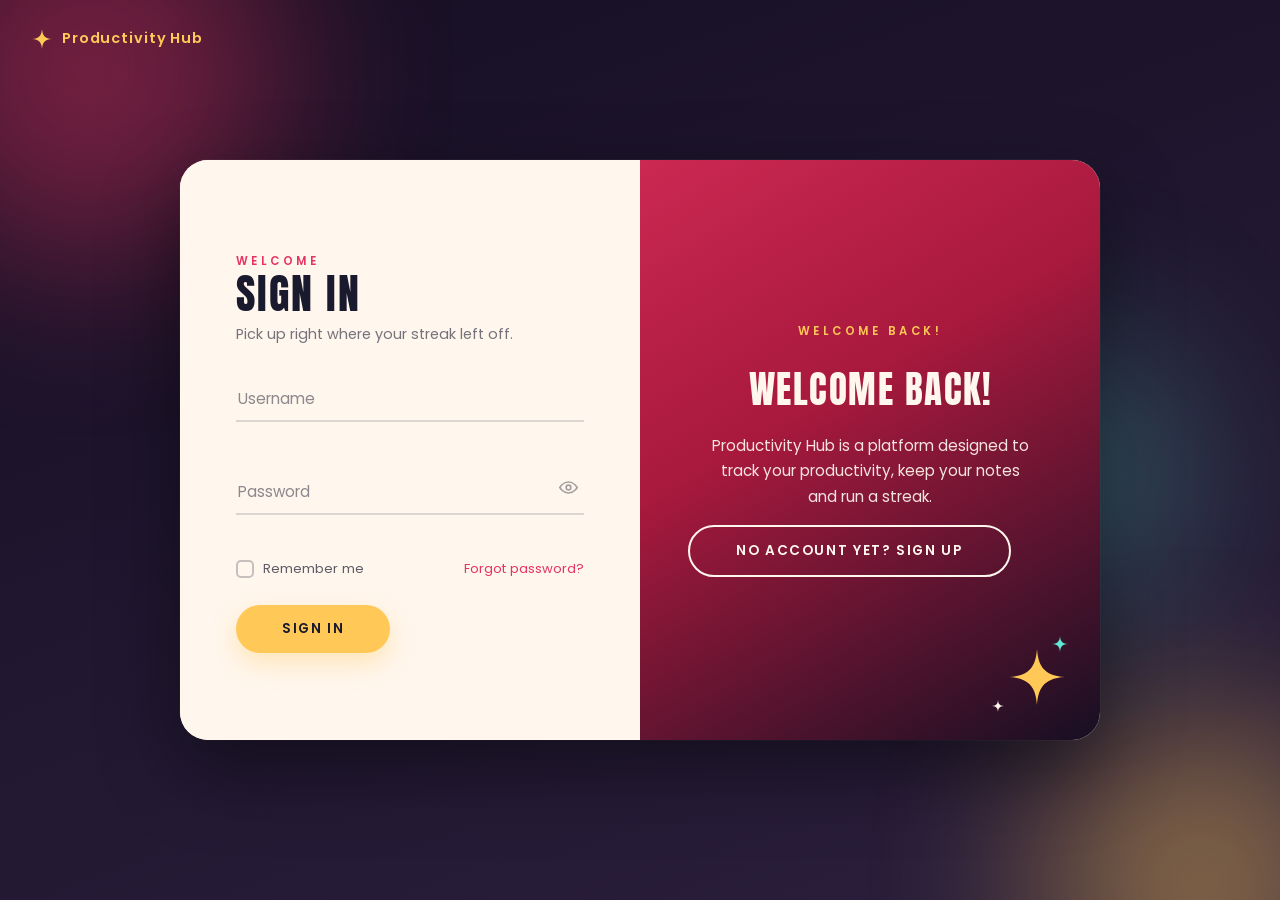
<file: productivity-hub/index.html>
<!DOCTYPE html>
<html lang="en">
<head>
  <meta charset="UTF-8" />
  <meta name="viewport" content="width=device-width, initial-scale=1.0" />
  <title>Productivity Hub — Sign In</title>
  <link rel="preconnect" href="https://fonts.googleapis.com">
  <link rel="preconnect" href="https://fonts.gstatic.com" crossorigin>
  <link href="https://fonts.googleapis.com/css2?family=Anton&family=Poppins:wght@400;500;600;700&display=swap" rel="stylesheet">
  <link rel="stylesheet" href="styles.css" />
</head>
<body>

  <!-- Ambient animated background -->
  <div class="aurora" aria-hidden="true">
    <div class="orb-wrap orb-wrap--1"><span class="orb orb--raspberry"></span></div>
    <div class="orb-wrap orb-wrap--2"><span class="orb orb--gold"></span></div>
    <div class="orb-wrap orb-wrap--3"><span class="orb orb--mint"></span></div>
  </div>

  <!-- Brand mark -->
  <div class="brand">
    <svg class="brand__icon" viewBox="0 0 24 24" fill="currentColor" aria-hidden="true">
      <path d="M12 0C12.5 6 14 11.5 24 12C14 12.5 12.5 18 12 24C11.5 18 10 12.5 0 12C10 11.5 11.5 6 12 0Z"/>
    </svg>
    <span>Productivity Hub</span>
  </div>

  <!-- Toast notification -->
  <div class="toast" id="toast" role="status" aria-live="polite"></div>

  <main class="card" id="card">

    <!-- SIGN UP FORM -->
    <section class="form-panel form-panel--signup" aria-labelledby="signUpTitle">
      <form id="signUpForm" novalidate>
        <span class="eyebrow">Get started</span>
        <h1 id="signUpTitle" class="form-title">Create Account</h1>
        <p class="form-sub">Join the hub and start your streak today.</p>

        <div class="field">
          <input type="text" id="suName" name="name" placeholder=" " autocomplete="name" required />
          <label for="suName">Full name</label>
          <span class="field-line"></span>
          <span class="field-error" aria-live="polite"></span>
        </div>

        <div class="field">
          <input type="email" id="suEmail" name="email" placeholder=" " autocomplete="email" required />
          <label for="suEmail">Email address</label>
          <span class="field-line"></span>
          <span class="field-error" aria-live="polite"></span>
        </div>

        <div class="field field--password">
          <input type="password" id="suPassword" name="password" placeholder=" " autocomplete="new-password" minlength="6" required />
          <label for="suPassword">Password</label>
          <button type="button" class="field-toggle" aria-label="Show password" data-target="suPassword">
            <svg class="icon-eye" viewBox="0 0 24 24" fill="none" stroke="currentColor" stroke-width="2" stroke-linecap="round" stroke-linejoin="round"><path d="M1 12s4-7 11-7 11 7 11 7-4 7-11 7-11-7-11-7z"/><circle cx="12" cy="12" r="3"/></svg>
            <svg class="icon-eye-off" viewBox="0 0 24 24" fill="none" stroke="currentColor" stroke-width="2" stroke-linecap="round" stroke-linejoin="round"><path d="M17.94 17.94A10.94 10.94 0 0 1 12 19c-7 0-11-7-11-7a18.5 18.5 0 0 1 4.22-5.06M9.9 4.24A9.12 9.12 0 0 1 12 4c7 0 11 7 11 7a18.5 18.5 0 0 1-2.16 3.19m-6.72-1.07a3 3 0 1 1-4.24-4.24"/><line x1="1" y1="1" x2="23" y2="23"/></svg>
          </button>
          <span class="field-line"></span>
          <span class="field-error" aria-live="polite"></span>
          <span class="field-hint">Use at least 6 characters</span>
        </div>

        <button type="submit" class="btn btn--solid">
          <span class="btn-label">Sign Up</span>
          <span class="btn-spinner" aria-hidden="true"></span>
          <svg class="btn-check" viewBox="0 0 24 24" fill="none" stroke="currentColor" stroke-width="3" stroke-linecap="round" stroke-linejoin="round" aria-hidden="true"><polyline points="20 6 9 17 4 12"/></svg>
        </button>

        <p class="mobile-switch">Already have an account?
          <a href="#" class="switch-link" data-target="signin">Sign In</a>
        </p>
      </form>
    </section>

    <!-- SIGN IN FORM -->
    <section class="form-panel form-panel--signin" aria-labelledby="signInTitle">
      <form id="signInForm" novalidate>
        <span class="eyebrow">Welcome</span>
        <h1 id="signInTitle" class="form-title">Sign In</h1>
        <p class="form-sub">Pick up right where your streak left off.</p>

        <div class="field">
          <input type="text" id="siUsername" name="username" placeholder=" " autocomplete="username" required />
          <label for="siUsername">Username</label>
          <span class="field-line"></span>
          <span class="field-error" aria-live="polite"></span>
        </div>

        <div class="field field--password">
          <input type="password" id="siPassword" name="password" placeholder=" " autocomplete="current-password" minlength="6" required />
          <label for="siPassword">Password</label>
          <button type="button" class="field-toggle" aria-label="Show password" data-target="siPassword">
            <svg class="icon-eye" viewBox="0 0 24 24" fill="none" stroke="currentColor" stroke-width="2" stroke-linecap="round" stroke-linejoin="round"><path d="M1 12s4-7 11-7 11 7 11 7-4 7-11 7-11-7-11-7z"/><circle cx="12" cy="12" r="3"/></svg>
            <svg class="icon-eye-off" viewBox="0 0 24 24" fill="none" stroke="currentColor" stroke-width="2" stroke-linecap="round" stroke-linejoin="round"><path d="M17.94 17.94A10.94 10.94 0 0 1 12 19c-7 0-11-7-11-7a18.5 18.5 0 0 1 4.22-5.06M9.9 4.24A9.12 9.12 0 0 1 12 4c7 0 11 7 11 7a18.5 18.5 0 0 1-2.16 3.19m-6.72-1.07a3 3 0 1 1-4.24-4.24"/><line x1="1" y1="1" x2="23" y2="23"/></svg>
          </button>
          <span class="field-line"></span>
          <span class="field-error" aria-live="polite"></span>
        </div>

        <div class="form-row">
          <label class="remember">
            <input type="checkbox" id="remember" />
            <span class="remember-box">
              <svg viewBox="0 0 16 16" fill="none" stroke="currentColor" stroke-linecap="round" stroke-linejoin="round"><path d="M3 8.5l3.5 3.5L13 4.5"/></svg>
            </span>
            Remember me
          </label>
          <a href="#" class="link-forgot">Forgot password?</a>
        </div>

        <button type="submit" class="btn btn--solid">
          <span class="btn-label">Sign In</span>
          <span class="btn-spinner" aria-hidden="true"></span>
          <svg class="btn-check" viewBox="0 0 24 24" fill="none" stroke="currentColor" stroke-width="3" stroke-linecap="round" stroke-linejoin="round" aria-hidden="true"><polyline points="20 6 9 17 4 12"/></svg>
        </button>

        <p class="mobile-switch">No account yet?
          <a href="#" class="switch-link" data-target="signup">Sign Up</a>
        </p>
      </form>
    </section>

    <!-- OVERLAY -->
    <div class="overlay-container" aria-hidden="true">
      <div class="overlay">

        <div class="overlay-panel overlay-panel--left">
          <div class="streak">
            <svg class="sparkle sparkle--main" viewBox="0 0 24 24" fill="currentColor"><path d="M12 0C12.5 6 14 11.5 24 12C14 12.5 12.5 18 12 24C11.5 18 10 12.5 0 12C10 11.5 11.5 6 12 0Z"/></svg>
            <svg class="sparkle sparkle--small sparkle--a" viewBox="0 0 24 24" fill="currentColor"><path d="M12 0C12.5 6 14 11.5 24 12C14 12.5 12.5 18 12 24C11.5 18 10 12.5 0 12C10 11.5 11.5 6 12 0Z"/></svg>
            <svg class="sparkle sparkle--small sparkle--b" viewBox="0 0 24 24" fill="currentColor"><path d="M12 0C12.5 6 14 11.5 24 12C14 12.5 12.5 18 12 24C11.5 18 10 12.5 0 12C10 11.5 11.5 6 12 0Z"/></svg>
          </div>
          <span class="eyebrow eyebrow--light">Hello, friend!</span>
          <h2>Start Your Streak</h2>
          <p>Already part of the hub? Sign back in to keep your notes, tasks and streak going.</p>
          <button class="btn btn--ghost" id="goSignIn" type="button">Sign In</button>
        </div>

        <div class="overlay-panel overlay-panel--right">
          <div class="streak">
            <svg class="sparkle sparkle--main" viewBox="0 0 24 24" fill="currentColor"><path d="M12 0C12.5 6 14 11.5 24 12C14 12.5 12.5 18 12 24C11.5 18 10 12.5 0 12C10 11.5 11.5 6 12 0Z"/></svg>
            <svg class="sparkle sparkle--small sparkle--a" viewBox="0 0 24 24" fill="currentColor"><path d="M12 0C12.5 6 14 11.5 24 12C14 12.5 12.5 18 12 24C11.5 18 10 12.5 0 12C10 11.5 11.5 6 12 0Z"/></svg>
            <svg class="sparkle sparkle--small sparkle--b" viewBox="0 0 24 24" fill="currentColor"><path d="M12 0C12.5 6 14 11.5 24 12C14 12.5 12.5 18 12 24C11.5 18 10 12.5 0 12C10 11.5 11.5 6 12 0Z"/></svg>
          </div>
          <span class="eyebrow eyebrow--light">Welcome back!</span>
          <h2>Welcome Back!</h2>
          <p>Productivity Hub is a platform designed to track your productivity, keep your notes and run a streak.</p>
          <button class="btn btn--ghost" id="goSignUp" type="button">No account yet? Sign Up</button>
        </div>

      </div>
    </div>

  </main>

  <script src="script.js"></script>
</body>
</html>
</file>
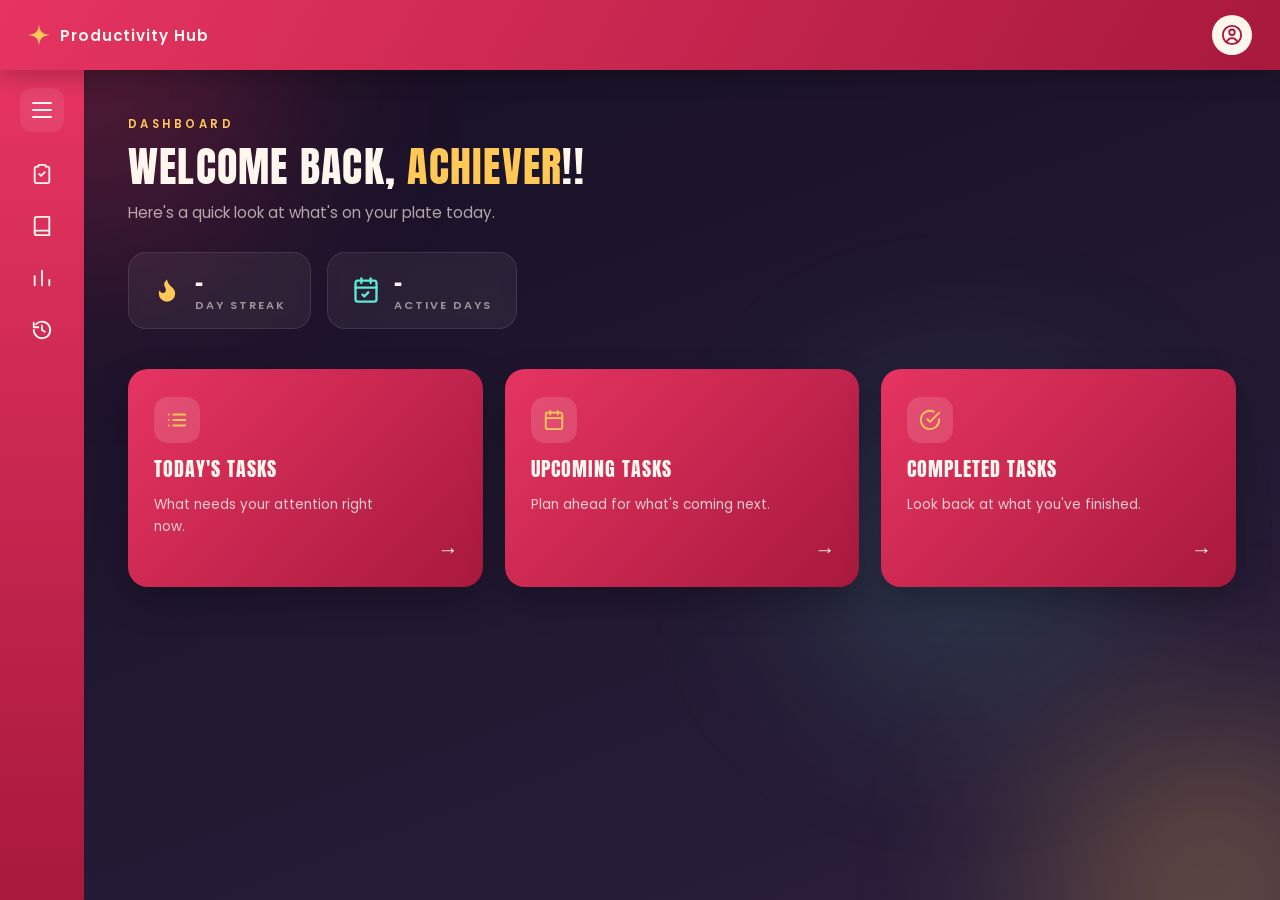
<file: productivity-hub/dashboard.html>
<!DOCTYPE html>
<html lang="en">
<head>
  <meta charset="UTF-8" />
  <meta name="viewport" content="width=device-width, initial-scale=1.0" />
  <title>Productivity Hub — Dashboard</title>
  <link rel="preconnect" href="https://fonts.googleapis.com">
  <link rel="preconnect" href="https://fonts.gstatic.com" crossorigin>
  <link href="https://fonts.googleapis.com/css2?family=Anton&family=Poppins:wght@400;500;600;700&display=swap" rel="stylesheet">
  <link rel="stylesheet" href="dashboard.css" />
</head>
<body>

  <!-- Ambient animated background, matches the sign-in page -->
  <div class="aurora" aria-hidden="true">
    <div class="orb-wrap orb-wrap--1"><span class="orb orb--raspberry"></span></div>
    <div class="orb-wrap orb-wrap--2"><span class="orb orb--gold"></span></div>
    <div class="orb-wrap orb-wrap--3"><span class="orb orb--mint"></span></div>
  </div>

  <!-- Mobile sidebar backdrop -->
  <div class="backdrop" id="backdrop"></div>

  <div class="app">

    <!-- Top bar -->
    <header class="topbar">
      <div class="brand">
        <svg class="brand__icon" viewBox="0 0 24 24" fill="currentColor" aria-hidden="true">
          <path d="M12 0C12.5 6 14 11.5 24 12C14 12.5 12.5 18 12 24C11.5 18 10 12.5 0 12C10 11.5 11.5 6 12 0Z"/>
        </svg>
        <span>Productivity Hub</span>
      </div>

      <div class="profile" id="profile">
        <button class="profile-btn" id="profileBtn" type="button" aria-haspopup="true" aria-expanded="false" aria-label="Open profile menu">
          <svg viewBox="0 0 24 24" fill="none" stroke="currentColor" stroke-width="2" stroke-linecap="round" stroke-linejoin="round"><circle cx="12" cy="12" r="10"/><circle cx="12" cy="9" r="3"/><path d="M6.5 19a6 6 0 0 1 11 0"/></svg>
        </button>

        <div class="profile-menu" id="profileMenu" role="menu">
          <a href="#" class="profile-item" role="menuitem">
            <svg viewBox="0 0 24 24" fill="none" stroke="currentColor" stroke-width="2" stroke-linecap="round" stroke-linejoin="round"><polygon points="12 2 15.09 8.26 22 9.27 17 14.14 18.18 21.02 12 17.77 5.82 21.02 7 14.14 2 9.27 8.91 8.26 12 2"/></svg>
            Points
          </a>
          <a href="#" class="profile-item" role="menuitem">
            <svg viewBox="0 0 24 24" fill="none" stroke="currentColor" stroke-width="2" stroke-linecap="round" stroke-linejoin="round"><path d="M20 21v-2a4 4 0 0 0-4-4H8a4 4 0 0 0-4 4v2"/><circle cx="12" cy="7" r="4"/></svg>
            Profile
          </a>
          <a href="#" class="profile-item" role="menuitem">
            <svg viewBox="0 0 24 24" fill="none" stroke="currentColor" stroke-width="2" stroke-linecap="round" stroke-linejoin="round"><rect x="3" y="3" width="7" height="7" rx="1.5"/><rect x="14" y="3" width="7" height="7" rx="1.5"/><rect x="3" y="14" width="7" height="7" rx="1.5"/><rect x="14" y="14" width="7" height="7" rx="1.5"/></svg>
            Heatmap
          </a>
          <div class="profile-divider"></div>
          <a href="index.html" class="profile-item profile-item--danger" role="menuitem">
            <svg viewBox="0 0 24 24" fill="none" stroke="currentColor" stroke-width="2" stroke-linecap="round" stroke-linejoin="round"><path d="M9 21H5a2 2 0 0 1-2-2V5a2 2 0 0 1 2-2h4"/><polyline points="16 17 21 12 16 7"/><line x1="21" y1="12" x2="9" y2="12"/></svg>
            Log Out
          </a>
        </div>
      </div>
    </header>

    <div class="body-wrap">

      <!-- Sidebar -->
      <aside class="sidebar" id="sidebar">
        <button class="sidebar-toggle" id="sidebarToggle" type="button" aria-label="Toggle navigation labels" aria-expanded="false">
          <span></span><span></span><span></span>
        </button>

        <nav class="sidebar-nav" aria-label="Main navigation">
          <a href="tasks.html" class="nav-item">
            <span class="nav-icon">
              <svg viewBox="0 0 24 24" fill="none" stroke="currentColor" stroke-width="2" stroke-linecap="round" stroke-linejoin="round"><path d="M9 2h6a1 1 0 0 1 1 1v1h2a2 2 0 0 1 2 2v14a2 2 0 0 1-2 2H6a2 2 0 0 1-2-2V6a2 2 0 0 1 2-2h2V3a1 1 0 0 1 1-1z"/><path d="M9 12l2 2 4-4"/></svg>
            </span>
            <span class="nav-label">Task Manager</span>
          </a>
          <a href="diary.html" class="nav-item">
            <span class="nav-icon">
              <svg viewBox="0 0 24 24" fill="none" stroke="currentColor" stroke-width="2" stroke-linecap="round" stroke-linejoin="round"><path d="M4 19.5A2.5 2.5 0 0 1 6.5 17H20"/><path d="M6.5 2H20v20H6.5A2.5 2.5 0 0 1 4 19.5v-15A2.5 2.5 0 0 1 6.5 2z"/></svg>
            </span>
            <span class="nav-label">Diary</span>
          </a>
          <a href="status.html" class="nav-item">
            <span class="nav-icon">
              <svg viewBox="0 0 24 24" fill="none" stroke="currentColor" stroke-width="2" stroke-linecap="round" stroke-linejoin="round"><line x1="4" y1="20" x2="4" y2="10"/><line x1="12" y1="20" x2="12" y2="4"/><line x1="20" y1="20" x2="20" y2="14"/></svg>
            </span>
            <span class="nav-label">Status</span>
          </a>
          <a href="history.html" class="nav-item">
            <span class="nav-icon">
              <svg viewBox="0 0 24 24" fill="none" stroke="currentColor" stroke-width="2" stroke-linecap="round" stroke-linejoin="round"><path d="M3 12a9 9 0 1 0 2.6-6.4"/><polyline points="3 4 3 9 8 9"/><polyline points="12 7 12 12 15 14"/></svg>
            </span>
            <span class="nav-label">History</span>
          </a>
        </nav>
      </aside>

      <!-- Main content -->
      <main class="main">
        <section class="welcome">
          <span class="eyebrow">Dashboard</span>
          <h1>Welcome back, <span id="username">Achiever</span>!!</h1>
          <p>Here's a quick look at what's on your plate today.</p>

          <div class="stat-row">
            <div class="stat-pill">
              <svg class="stat-pill__icon stat-pill__icon--flame" viewBox="0 0 24 24" fill="currentColor" aria-hidden="true">
                <path d="M8.5 14.5A2.5 2.5 0 0 0 11 12c0-1.38-.5-2-1-3-1.072-2.143-.224-4.054 2-6 .5 2.5 2 4.9 4 6.5 2 1.6 3 3.5 3 5.5a7 7 0 1 1-14 0c0-1.153.433-2.294 1-3a2.5 2.5 0 0 0 2.5 2.5z"/>
              </svg>
              <div>
                <span class="stat-pill__value" id="streakValue">-</span>
                <span class="stat-pill__label">Day streak</span>
              </div>
            </div>
            <div class="stat-pill">
              <svg class="stat-pill__icon" viewBox="0 0 24 24" fill="none" stroke="currentColor" stroke-width="2" stroke-linecap="round" stroke-linejoin="round" aria-hidden="true">
                <rect x="3" y="4" width="18" height="18" rx="2"/><line x1="16" y1="2" x2="16" y2="6"/><line x1="8" y1="2" x2="8" y2="6"/><line x1="3" y1="10" x2="21" y2="10"/><path d="M9 16l1.5 1.5L14 14"/>
              </svg>
              <div>
                <span class="stat-pill__value" id="activeDaysValue">-</span>
                <span class="stat-pill__label">Active days</span>
              </div>
            </div>
          </div>
        </section>

        <section class="task-grid">
          <a href="tasks.html#today" class="task-card task-card--1">
            <span class="task-card__icon">
              <svg viewBox="0 0 24 24" fill="none" stroke="currentColor" stroke-width="2" stroke-linecap="round" stroke-linejoin="round"><line x1="8" y1="6" x2="21" y2="6"/><line x1="8" y1="12" x2="21" y2="12"/><line x1="8" y1="18" x2="21" y2="18"/><line x1="3" y1="6" x2="3.01" y2="6"/><line x1="3" y1="12" x2="3.01" y2="12"/><line x1="3" y1="18" x2="3.01" y2="18"/></svg>
            </span>
            <h2>Today's Tasks</h2>
            <p>What needs your attention right now.</p>
            <span class="task-card__arrow" aria-hidden="true">→</span>
          </a>

          <a href="tasks.html#upcoming" class="task-card task-card--2">
            <span class="task-card__icon">
              <svg viewBox="0 0 24 24" fill="none" stroke="currentColor" stroke-width="2" stroke-linecap="round" stroke-linejoin="round"><rect x="3" y="4" width="18" height="18" rx="2"/><line x1="16" y1="2" x2="16" y2="6"/><line x1="8" y1="2" x2="8" y2="6"/><line x1="3" y1="10" x2="21" y2="10"/></svg>
            </span>
            <h2>Upcoming Tasks</h2>
            <p>Plan ahead for what's coming next.</p>
            <span class="task-card__arrow" aria-hidden="true">→</span>
          </a>

          <a href="tasks.html#completed" class="task-card task-card--3">
            <span class="task-card__icon">
              <svg viewBox="0 0 24 24" fill="none" stroke="currentColor" stroke-width="2" stroke-linecap="round" stroke-linejoin="round"><path d="M22 11.08V12a10 10 0 1 1-5.93-9.14"/><polyline points="22 4 12 14.01 9 11.01"/></svg>
            </span>
            <h2>Completed Tasks</h2>
            <p>Look back at what you've finished.</p>
            <span class="task-card__arrow" aria-hidden="true">→</span>
          </a>
        </section>
      </main>

    </div>
  </div>

  <script src="dashboard.js"></script>
</body>
</html>
</file>
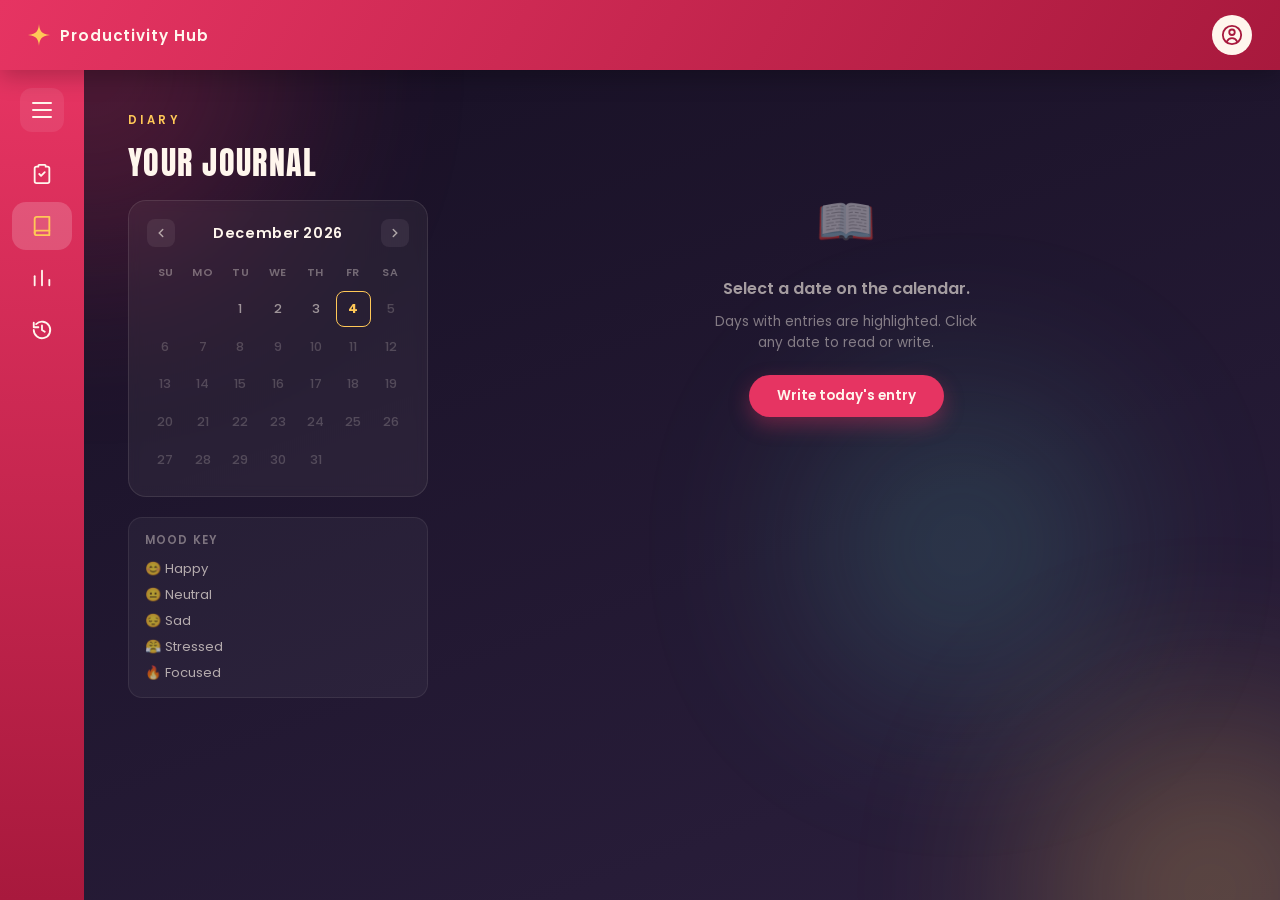
<file: productivity-hub/diary.html>
<!DOCTYPE html>
<html lang="en">
<head>
  <meta charset="UTF-8" />
  <meta name="viewport" content="width=device-width, initial-scale=1.0" />
  <title>Productivity Hub — Diary</title>
  <link rel="preconnect" href="https://fonts.googleapis.com">
  <link rel="preconnect" href="https://fonts.gstatic.com" crossorigin>
  <link href="https://fonts.googleapis.com/css2?family=Anton&family=Poppins:wght@400;500;600;700&display=swap" rel="stylesheet">
  <link rel="stylesheet" href="dashboard.css" />
  <link rel="stylesheet" href="diary.css" />
</head>
<body>

  <div class="aurora" aria-hidden="true">
    <div class="orb-wrap orb-wrap--1"><span class="orb orb--raspberry"></span></div>
    <div class="orb-wrap orb-wrap--2"><span class="orb orb--gold"></span></div>
    <div class="orb-wrap orb-wrap--3"><span class="orb orb--mint"></span></div>
  </div>

  <div class="backdrop" id="backdrop"></div>

  <div class="app">

    <!-- Top bar -->
    <header class="topbar">
      <div class="brand">
        <svg class="brand__icon" viewBox="0 0 24 24" fill="currentColor" aria-hidden="true">
          <path d="M12 0C12.5 6 14 11.5 24 12C14 12.5 12.5 18 12 24C11.5 18 10 12.5 0 12C10 11.5 11.5 6 12 0Z"/>
        </svg>
        <span>Productivity Hub</span>
      </div>
      <div class="profile" id="profile">
        <button class="profile-btn" id="profileBtn" type="button" aria-haspopup="true" aria-expanded="false" aria-label="Open profile menu">
          <svg viewBox="0 0 24 24" fill="none" stroke="currentColor" stroke-width="2" stroke-linecap="round" stroke-linejoin="round"><circle cx="12" cy="12" r="10"/><circle cx="12" cy="9" r="3"/><path d="M6.5 19a6 6 0 0 1 11 0"/></svg>
        </button>
        <div class="profile-menu" id="profileMenu" role="menu">
          <a href="#" class="profile-item" role="menuitem">
            <svg viewBox="0 0 24 24" fill="none" stroke="currentColor" stroke-width="2" stroke-linecap="round" stroke-linejoin="round"><polygon points="12 2 15.09 8.26 22 9.27 17 14.14 18.18 21.02 12 17.77 5.82 21.02 7 14.14 2 9.27 8.91 8.26 12 2"/></svg>
            Points
          </a>
          <a href="#" class="profile-item" role="menuitem">
            <svg viewBox="0 0 24 24" fill="none" stroke="currentColor" stroke-width="2" stroke-linecap="round" stroke-linejoin="round"><path d="M20 21v-2a4 4 0 0 0-4-4H8a4 4 0 0 0-4 4v2"/><circle cx="12" cy="7" r="4"/></svg>
            Profile
          </a>
          <a href="#" class="profile-item" role="menuitem">
            <svg viewBox="0 0 24 24" fill="none" stroke="currentColor" stroke-width="2" stroke-linecap="round" stroke-linejoin="round"><rect x="3" y="3" width="7" height="7" rx="1.5"/><rect x="14" y="3" width="7" height="7" rx="1.5"/><rect x="3" y="14" width="7" height="7" rx="1.5"/><rect x="14" y="14" width="7" height="7" rx="1.5"/></svg>
            Heatmap
          </a>
          <div class="profile-divider"></div>
          <a href="index.html" class="profile-item profile-item--danger" role="menuitem">
            <svg viewBox="0 0 24 24" fill="none" stroke="currentColor" stroke-width="2" stroke-linecap="round" stroke-linejoin="round"><path d="M9 21H5a2 2 0 0 1-2-2V5a2 2 0 0 1 2-2h4"/><polyline points="16 17 21 12 16 7"/><line x1="21" y1="12" x2="9" y2="12"/></svg>
            Log Out
          </a>
        </div>
      </div>
    </header>

    <div class="body-wrap">

      <!-- Sidebar -->
      <aside class="sidebar" id="sidebar">
        <button class="sidebar-toggle" id="sidebarToggle" type="button" aria-label="Toggle navigation labels" aria-expanded="false">
          <span></span><span></span><span></span>
        </button>
        <nav class="sidebar-nav" aria-label="Main navigation">
          <a href="tasks.html" class="nav-item">
            <span class="nav-icon">
              <svg viewBox="0 0 24 24" fill="none" stroke="currentColor" stroke-width="2" stroke-linecap="round" stroke-linejoin="round"><path d="M9 2h6a1 1 0 0 1 1 1v1h2a2 2 0 0 1 2 2v14a2 2 0 0 1-2 2H6a2 2 0 0 1-2-2V6a2 2 0 0 1 2-2h2V3a1 1 0 0 1 1-1z"/><path d="M9 12l2 2 4-4"/></svg>
            </span>
            <span class="nav-label">Task Manager</span>
          </a>
          <a href="diary.html" class="nav-item nav-item--active">
            <span class="nav-icon">
              <svg viewBox="0 0 24 24" fill="none" stroke="currentColor" stroke-width="2" stroke-linecap="round" stroke-linejoin="round"><path d="M4 19.5A2.5 2.5 0 0 1 6.5 17H20"/><path d="M6.5 2H20v20H6.5A2.5 2.5 0 0 1 4 19.5v-15A2.5 2.5 0 0 1 6.5 2z"/></svg>
            </span>
            <span class="nav-label">Diary</span>
          </a>
          <a href="status.html" class="nav-item">
            <span class="nav-icon">
              <svg viewBox="0 0 24 24" fill="none" stroke="currentColor" stroke-width="2" stroke-linecap="round" stroke-linejoin="round"><line x1="4" y1="20" x2="4" y2="10"/><line x1="12" y1="20" x2="12" y2="4"/><line x1="20" y1="20" x2="20" y2="14"/></svg>
            </span>
            <span class="nav-label">Status</span>
          </a>
          <a href="history.html" class="nav-item">
            <span class="nav-icon">
              <svg viewBox="0 0 24 24" fill="none" stroke="currentColor" stroke-width="2" stroke-linecap="round" stroke-linejoin="round"><path d="M3 12a9 9 0 1 0 2.6-6.4"/><polyline points="3 4 3 9 8 9"/><polyline points="12 7 12 12 15 14"/></svg>
            </span>
            <span class="nav-label">History</span>
          </a>
        </nav>
      </aside>

      <!-- Main -->
      <main class="main diary-layout">

        <!-- LEFT: Calendar + mood legend -->
        <aside class="diary-sidebar">

          <div class="page-header-sm">
            <span class="eyebrow">Diary</span>
            <h1>Your Journal</h1>
          </div>

          <!-- Calendar -->
          <div class="cal-card">
            <div class="cal-nav">
              <button class="cal-nav-btn" id="calPrev" aria-label="Previous month">
                <svg viewBox="0 0 24 24" fill="none" stroke="currentColor" stroke-width="2.5" stroke-linecap="round"><polyline points="15 18 9 12 15 6"/></svg>
              </button>
              <span class="cal-month-label" id="calMonthLabel"></span>
              <button class="cal-nav-btn" id="calNext" aria-label="Next month">
                <svg viewBox="0 0 24 24" fill="none" stroke="currentColor" stroke-width="2.5" stroke-linecap="round"><polyline points="9 18 15 12 9 6"/></svg>
              </button>
            </div>

            <div class="cal-weekdays">
              <span>Su</span><span>Mo</span><span>Tu</span><span>We</span>
              <span>Th</span><span>Fr</span><span>Sa</span>
            </div>
            <div class="cal-grid" id="calGrid"></div>
          </div>

          <!-- Mood legend -->
          <div class="mood-legend">
            <p class="mood-legend__title">Mood key</p>
            <div class="mood-legend__items">
              <span>😊 Happy</span>
              <span>😐 Neutral</span>
              <span>😔 Sad</span>
              <span>😤 Stressed</span>
              <span>🔥 Focused</span>
            </div>
          </div>

        </aside>

        <!-- RIGHT: Entry panel -->
        <section class="diary-entry-panel">

          <!-- Entry view (read mode) -->
          <div class="entry-view" id="entryView">
            <div class="entry-view__header">
              <div>
                <span class="entry-view__date" id="viewDate"></span>
                <h2 class="entry-view__title" id="viewTitle"></h2>
              </div>
              <div class="entry-view__mood" id="viewMood"></div>
            </div>
            <p class="entry-view__content" id="viewContent"></p>
            <div class="entry-view__actions">
              <button class="ev-btn ev-btn--edit" id="btnEdit" type="button">
                <svg viewBox="0 0 24 24" fill="none" stroke="currentColor" stroke-width="2" stroke-linecap="round" stroke-linejoin="round"><path d="M11 4H4a2 2 0 0 0-2 2v14a2 2 0 0 0 2 2h14a2 2 0 0 0 2-2v-7"/><path d="M18.5 2.5a2.121 2.121 0 0 1 3 3L12 15l-4 1 1-4 9.5-9.5z"/></svg>
                Edit
              </button>
              <button class="ev-btn ev-btn--del" id="btnDelete" type="button">
                <svg viewBox="0 0 24 24" fill="none" stroke="currentColor" stroke-width="2" stroke-linecap="round" stroke-linejoin="round"><polyline points="3 6 5 6 21 6"/><path d="M19 6l-1 14a2 2 0 0 1-2 2H8a2 2 0 0 1-2-2L5 6"/><path d="M10 11v6M14 11v6"/><path d="M9 6V4a1 1 0 0 1 1-1h4a1 1 0 0 1 1 1v2"/></svg>
                Delete
              </button>
            </div>
          </div>

          <!-- Empty / no entry selected state -->
          <div class="entry-empty" id="entryEmpty">
            <div class="entry-empty__icon">📖</div>
            <p>Select a date on the calendar.</p>
            <span>Days with entries are highlighted. Click any date to read or write.</span>
            <button class="write-btn" id="btnWriteEmpty" type="button">Write today's entry</button>
          </div>

          <!-- Write / Edit form -->
          <form class="entry-form" id="entryForm" novalidate>
            <div class="entry-form__header">
              <span class="entry-form__date-label" id="formDateLabel"></span>
              <button type="button" class="form-discard" id="btnDiscard">Discard</button>
            </div>

            <div class="ef-field">
              <input type="text" id="efTitle" placeholder="Give this entry a title…" maxlength="80" required />
              <span class="ef-error" id="err-ef-title"></span>
            </div>

            <!-- Mood picker -->
            <div class="mood-picker" role="group" aria-label="Pick your mood">
              <span class="mood-picker__label">How are you feeling?</span>
              <div class="mood-options">
                <label class="mood-opt" title="Happy">
                  <input type="radio" name="mood" value="😊" />
                  <span class="mood-emoji">😊</span>
                </label>
                <label class="mood-opt" title="Neutral">
                  <input type="radio" name="mood" value="😐" />
                  <span class="mood-emoji">😐</span>
                </label>
                <label class="mood-opt" title="Sad">
                  <input type="radio" name="mood" value="😔" />
                  <span class="mood-emoji">😔</span>
                </label>
                <label class="mood-opt" title="Stressed">
                  <input type="radio" name="mood" value="😤" />
                  <span class="mood-emoji">😤</span>
                </label>
                <label class="mood-opt" title="Focused">
                  <input type="radio" name="mood" value="🔥" />
                  <span class="mood-emoji">🔥</span>
                </label>
              </div>
              <span class="ef-error" id="err-ef-mood"></span>
            </div>

            <div class="ef-field ef-field--grow">
              <textarea id="efContent" placeholder="Write your thoughts for today…" required></textarea>
              <span class="ef-error" id="err-ef-content"></span>
            </div>

            <div class="ef-footer">
              <span class="ef-wordcount" id="efWordcount">0 words</span>
              <button type="submit" class="btn-save-entry">Save Entry</button>
            </div>
          </form>

        </section>

      </main>
    </div>
  </div>

  <!-- Delete confirm modal -->
  <div class="modal-backdrop" id="deleteBackdrop" aria-hidden="true">
    <div class="modal modal--sm" role="dialog" aria-modal="true" aria-labelledby="deleteTitle">
      <div class="modal-header">
        <h2 class="modal-title" id="deleteTitle">Delete entry?</h2>
      </div>
      <div class="delete-body">
        <p>This entry will be permanently deleted. This cannot be undone.</p>
        <div class="delete-actions">
          <button type="button" class="btn-cancel" id="btnDeleteCancel">Cancel</button>
          <button type="button" class="btn-confirm-del" id="btnDeleteConfirm">Delete</button>
        </div>
      </div>
    </div>
  </div>

  <!-- Toast -->
  <div class="toast" id="toast" role="status" aria-live="polite"></div>

  <script src="dashboard.js"></script>
  <script src="diary.js"></script>
</body>
</html>
</file>
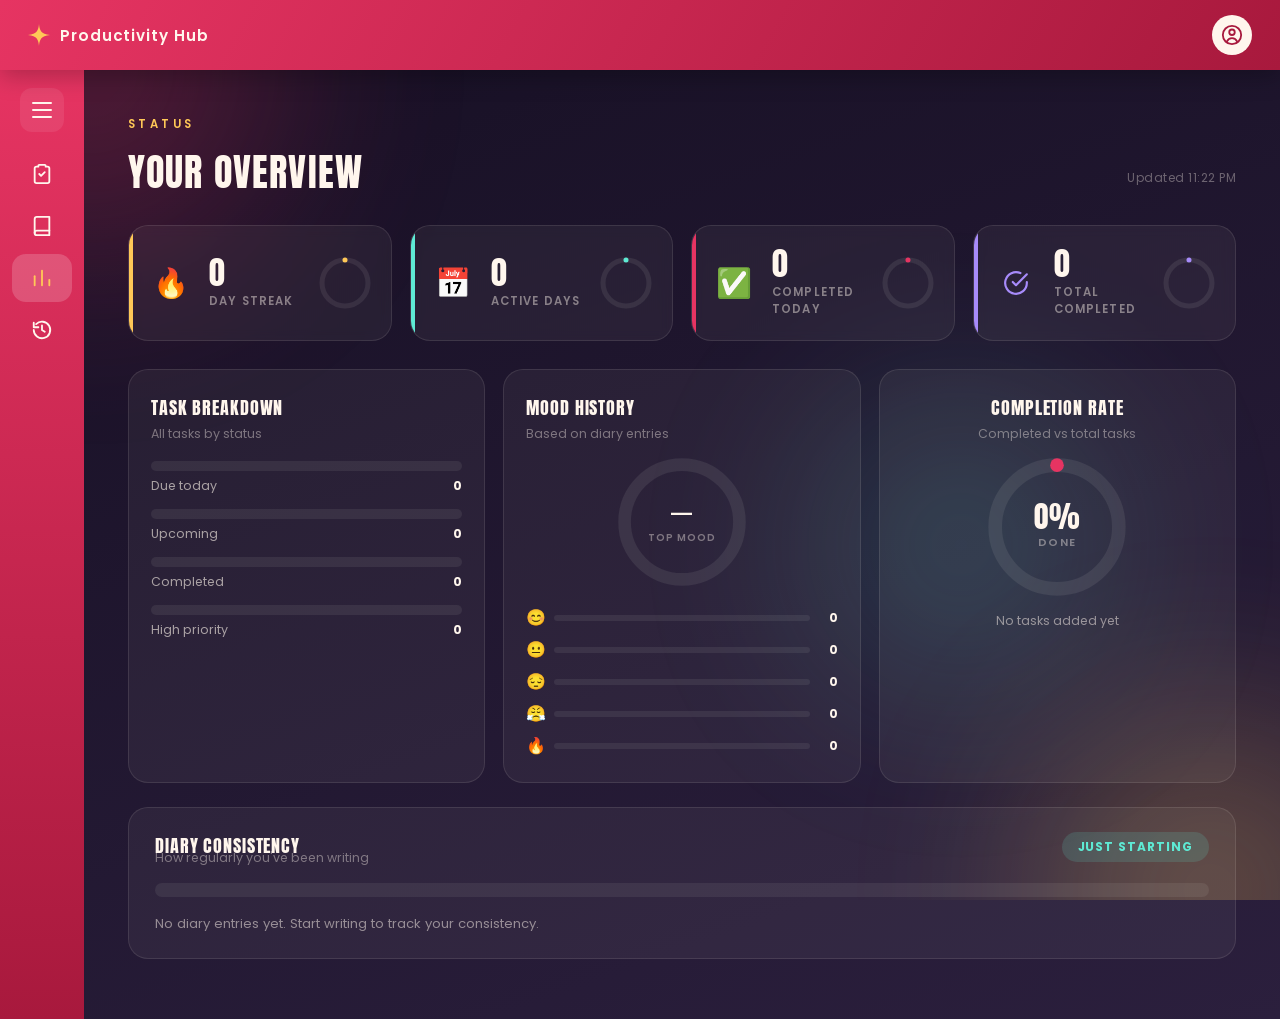
<file: productivity-hub/status.html>
<!DOCTYPE html>
<html lang="en">
<head>
  <meta charset="UTF-8" />
  <meta name="viewport" content="width=device-width, initial-scale=1.0" />
  <title>Productivity Hub — Status</title>
  <link rel="preconnect" href="https://fonts.googleapis.com">
  <link rel="preconnect" href="https://fonts.gstatic.com" crossorigin>
  <link href="https://fonts.googleapis.com/css2?family=Anton&family=Poppins:wght@400;500;600;700&display=swap" rel="stylesheet">
  <link rel="stylesheet" href="dashboard.css" />
  <link rel="stylesheet" href="status.css" />
</head>
<body>

  <div class="aurora" aria-hidden="true">
    <div class="orb-wrap orb-wrap--1"><span class="orb orb--raspberry"></span></div>
    <div class="orb-wrap orb-wrap--2"><span class="orb orb--gold"></span></div>
    <div class="orb-wrap orb-wrap--3"><span class="orb orb--mint"></span></div>
  </div>

  <div class="backdrop" id="backdrop"></div>

  <div class="app">

    <header class="topbar">
      <div class="brand">
        <svg class="brand__icon" viewBox="0 0 24 24" fill="currentColor" aria-hidden="true">
          <path d="M12 0C12.5 6 14 11.5 24 12C14 12.5 12.5 18 12 24C11.5 18 10 12.5 0 12C10 11.5 11.5 6 12 0Z"/>
        </svg>
        <span>Productivity Hub</span>
      </div>
      <div class="profile" id="profile">
        <button class="profile-btn" id="profileBtn" type="button" aria-haspopup="true" aria-expanded="false" aria-label="Open profile menu">
          <svg viewBox="0 0 24 24" fill="none" stroke="currentColor" stroke-width="2" stroke-linecap="round" stroke-linejoin="round"><circle cx="12" cy="12" r="10"/><circle cx="12" cy="9" r="3"/><path d="M6.5 19a6 6 0 0 1 11 0"/></svg>
        </button>
        <div class="profile-menu" id="profileMenu" role="menu">
          <a href="#" class="profile-item" role="menuitem">
            <svg viewBox="0 0 24 24" fill="none" stroke="currentColor" stroke-width="2" stroke-linecap="round" stroke-linejoin="round"><polygon points="12 2 15.09 8.26 22 9.27 17 14.14 18.18 21.02 12 17.77 5.82 21.02 7 14.14 2 9.27 8.91 8.26 12 2"/></svg>
            Points
          </a>
          <a href="#" class="profile-item" role="menuitem">
            <svg viewBox="0 0 24 24" fill="none" stroke="currentColor" stroke-width="2" stroke-linecap="round" stroke-linejoin="round"><path d="M20 21v-2a4 4 0 0 0-4-4H8a4 4 0 0 0-4 4v2"/><circle cx="12" cy="7" r="4"/></svg>
            Profile
          </a>
          <a href="#" class="profile-item" role="menuitem">
            <svg viewBox="0 0 24 24" fill="none" stroke="currentColor" stroke-width="2" stroke-linecap="round" stroke-linejoin="round"><rect x="3" y="3" width="7" height="7" rx="1.5"/><rect x="14" y="3" width="7" height="7" rx="1.5"/><rect x="3" y="14" width="7" height="7" rx="1.5"/><rect x="14" y="14" width="7" height="7" rx="1.5"/></svg>
            Heatmap
          </a>
          <div class="profile-divider"></div>
          <a href="index.html" class="profile-item profile-item--danger" role="menuitem">
            <svg viewBox="0 0 24 24" fill="none" stroke="currentColor" stroke-width="2" stroke-linecap="round" stroke-linejoin="round"><path d="M9 21H5a2 2 0 0 1-2-2V5a2 2 0 0 1 2-2h4"/><polyline points="16 17 21 12 16 7"/><line x1="21" y1="12" x2="9" y2="12"/></svg>
            Log Out
          </a>
        </div>
      </div>
    </header>

    <div class="body-wrap">

      <aside class="sidebar" id="sidebar">
        <button class="sidebar-toggle" id="sidebarToggle" type="button" aria-label="Toggle navigation labels" aria-expanded="false">
          <span></span><span></span><span></span>
        </button>
        <nav class="sidebar-nav" aria-label="Main navigation">
          <a href="tasks.html" class="nav-item">
            <span class="nav-icon">
              <svg viewBox="0 0 24 24" fill="none" stroke="currentColor" stroke-width="2" stroke-linecap="round" stroke-linejoin="round"><path d="M9 2h6a1 1 0 0 1 1 1v1h2a2 2 0 0 1 2 2v14a2 2 0 0 1-2 2H6a2 2 0 0 1-2-2V6a2 2 0 0 1 2-2h2V3a1 1 0 0 1 1-1z"/><path d="M9 12l2 2 4-4"/></svg>
            </span>
            <span class="nav-label">Task Manager</span>
          </a>
          <a href="diary.html" class="nav-item">
            <span class="nav-icon">
              <svg viewBox="0 0 24 24" fill="none" stroke="currentColor" stroke-width="2" stroke-linecap="round" stroke-linejoin="round"><path d="M4 19.5A2.5 2.5 0 0 1 6.5 17H20"/><path d="M6.5 2H20v20H6.5A2.5 2.5 0 0 1 4 19.5v-15A2.5 2.5 0 0 1 6.5 2z"/></svg>
            </span>
            <span class="nav-label">Diary</span>
          </a>
          <a href="status.html" class="nav-item nav-item--active">
            <span class="nav-icon">
              <svg viewBox="0 0 24 24" fill="none" stroke="currentColor" stroke-width="2" stroke-linecap="round" stroke-linejoin="round"><line x1="4" y1="20" x2="4" y2="10"/><line x1="12" y1="20" x2="12" y2="4"/><line x1="20" y1="20" x2="20" y2="14"/></svg>
            </span>
            <span class="nav-label">Status</span>
          </a>
          <a href="history.html" class="nav-item">
            <span class="nav-icon">
              <svg viewBox="0 0 24 24" fill="none" stroke="currentColor" stroke-width="2" stroke-linecap="round" stroke-linejoin="round"><path d="M3 12a9 9 0 1 0 2.6-6.4"/><polyline points="3 4 3 9 8 9"/><polyline points="12 7 12 12 15 14"/></svg>
            </span>
            <span class="nav-label">History</span>
          </a>
        </nav>
      </aside>

      <main class="main">

        <!-- Page header -->
        <div class="page-header">
          <div>
            <span class="eyebrow">Status</span>
            <h1>Your Overview</h1>
          </div>
          <span class="last-updated" id="lastUpdated"></span>
        </div>

        <!-- Stat cards row -->
        <div class="stat-grid" id="statGrid">

          <div class="scard scard--streak">
            <div class="scard__icon">🔥</div>
            <div class="scard__body">
              <span class="scard__value" id="statStreak">0</span>
              <span class="scard__label">Day streak</span>
            </div>
            <div class="scard__ring" id="ringStreak">
              <svg viewBox="0 0 36 36"><circle class="ring-bg" cx="18" cy="18" r="15.9"/><circle class="ring-fill ring-fill--streak" id="ringFillStreak" cx="18" cy="18" r="15.9" stroke-dasharray="0 100"/></svg>
            </div>
          </div>

          <div class="scard scard--active">
            <div class="scard__icon">📅</div>
            <div class="scard__body">
              <span class="scard__value" id="statActiveDays">0</span>
              <span class="scard__label">Active days</span>
            </div>
            <div class="scard__ring">
              <svg viewBox="0 0 36 36"><circle class="ring-bg" cx="18" cy="18" r="15.9"/><circle class="ring-fill ring-fill--active" id="ringFillActive" cx="18" cy="18" r="15.9" stroke-dasharray="0 100"/></svg>
            </div>
          </div>

          <div class="scard scard--done">
            <div class="scard__icon">✅</div>
            <div class="scard__body">
              <span class="scard__value" id="statDoneToday">0</span>
              <span class="scard__label">Completed today</span>
            </div>
            <div class="scard__ring">
              <svg viewBox="0 0 36 36"><circle class="ring-bg" cx="18" cy="18" r="15.9"/><circle class="ring-fill ring-fill--done" id="ringFillDone" cx="18" cy="18" r="15.9" stroke-dasharray="0 100"/></svg>
            </div>
          </div>

          <div class="scard scard--total">
            <div class="scard__icon">
              <svg viewBox="0 0 24 24" fill="none" stroke="currentColor" stroke-width="2" stroke-linecap="round" stroke-linejoin="round"><path d="M22 11.08V12a10 10 0 1 1-5.93-9.14"/><polyline points="22 4 12 14.01 9 11.01"/></svg>
            </div>
            <div class="scard__body">
              <span class="scard__value" id="statTotalDone">0</span>
              <span class="scard__label">Total completed</span>
            </div>
            <div class="scard__ring">
              <svg viewBox="0 0 36 36"><circle class="ring-bg" cx="18" cy="18" r="15.9"/><circle class="ring-fill ring-fill--total" id="ringFillTotal" cx="18" cy="18" r="15.9" stroke-dasharray="0 100"/></svg>
            </div>
          </div>

        </div>

        <!-- Charts row -->
        <div class="charts-row">

          <!-- Task breakdown bar chart -->
          <div class="chart-card">
            <h2 class="chart-title">Task breakdown</h2>
            <p class="chart-sub">All tasks by status</p>
            <div class="bar-chart" id="barChart">
              <div class="bar-group">
                <div class="bar-track">
                  <div class="bar bar--today" id="barToday" style="width:0%"></div>
                </div>
                <div class="bar-meta">
                  <span class="bar-label">Due today</span>
                  <span class="bar-count" id="barCountToday">0</span>
                </div>
              </div>
              <div class="bar-group">
                <div class="bar-track">
                  <div class="bar bar--upcoming" id="barUpcoming" style="width:0%"></div>
                </div>
                <div class="bar-meta">
                  <span class="bar-label">Upcoming</span>
                  <span class="bar-count" id="barCountUpcoming">0</span>
                </div>
              </div>
              <div class="bar-group">
                <div class="bar-track">
                  <div class="bar bar--completed" id="barCompleted" style="width:0%"></div>
                </div>
                <div class="bar-meta">
                  <span class="bar-label">Completed</span>
                  <span class="bar-count" id="barCountCompleted">0</span>
                </div>
              </div>
              <div class="bar-group">
                <div class="bar-track">
                  <div class="bar bar--high" id="barHigh" style="width:0%"></div>
                </div>
                <div class="bar-meta">
                  <span class="bar-label">High priority</span>
                  <span class="bar-count" id="barCountHigh">0</span>
                </div>
              </div>
            </div>
          </div>

          <!-- Mood history donut -->
          <div class="chart-card">
            <h2 class="chart-title">Mood history</h2>
            <p class="chart-sub">Based on diary entries</p>
            <div class="donut-wrap">
              <svg class="donut" viewBox="0 0 36 36" id="donutSvg">
                <circle class="ring-bg" cx="18" cy="18" r="15.9"/>
                <!-- segments injected by JS -->
              </svg>
              <div class="donut-centre" id="donutCentre">
                <span class="donut-emoji" id="donutTopEmoji">—</span>
                <span class="donut-label">top mood</span>
              </div>
            </div>
            <div class="mood-breakdown" id="moodBreakdown">
              <!-- injected by JS -->
            </div>
          </div>

          <!-- Completion rate ring -->
          <div class="chart-card chart-card--rate">
            <h2 class="chart-title">Completion rate</h2>
            <p class="chart-sub">Completed vs total tasks</p>
            <div class="rate-wrap">
              <svg class="rate-ring" viewBox="0 0 36 36">
                <circle class="ring-bg" cx="18" cy="18" r="15.9"/>
                <circle class="ring-fill ring-fill--rate" id="ringFillRate" cx="18" cy="18" r="15.9" stroke-dasharray="0 100"/>
              </svg>
              <div class="rate-centre">
                <span class="rate-value" id="rateValue">0%</span>
                <span class="rate-label">done</span>
              </div>
            </div>
            <div class="rate-detail" id="rateDetail"></div>
          </div>

        </div>

        <!-- Diary entry streak progress bar -->
        <div class="full-card">
          <div class="full-card__header">
            <div>
              <h2 class="chart-title">Diary consistency</h2>
              <p class="chart-sub">How regularly you've been writing</p>
            </div>
            <span class="consistency-badge" id="consistencyBadge">—</span>
          </div>
          <div class="consistency-bar-track">
            <div class="consistency-bar" id="consistencyBar" style="width:0%"></div>
          </div>
          <div class="consistency-detail" id="consistencyDetail"></div>
        </div>

      </main>
    </div>
  </div>

  <script src="dashboard.js"></script>
  <script src="status.js"></script>
</body>
</html>
</file>
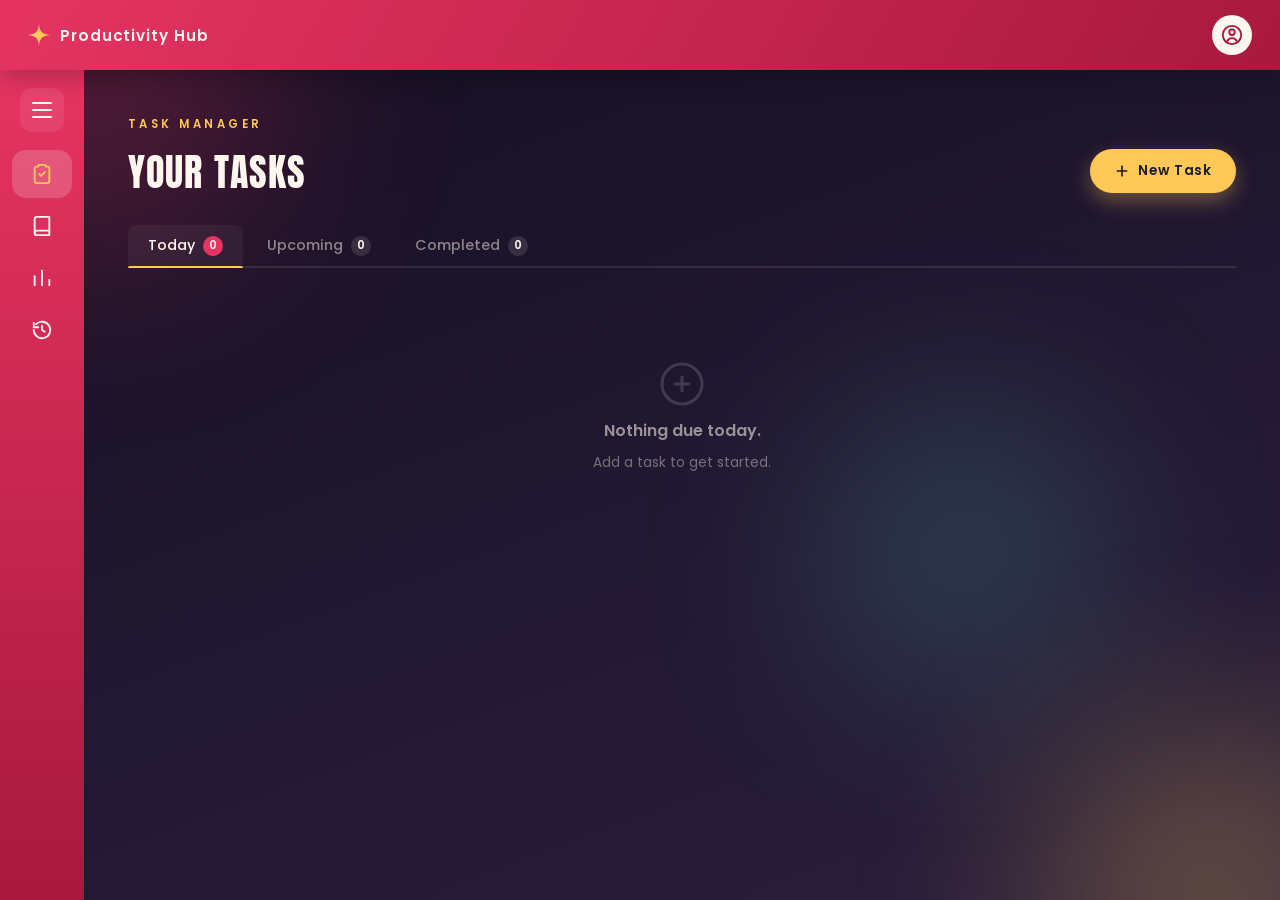
<file: productivity-hub/tasks.html>
<!DOCTYPE html>
<html lang="en">
<head>
  <meta charset="UTF-8" />
  <meta name="viewport" content="width=device-width, initial-scale=1.0" />
  <title>Productivity Hub — Task Manager</title>
  <link rel="preconnect" href="https://fonts.googleapis.com">
  <link rel="preconnect" href="https://fonts.gstatic.com" crossorigin>
  <link href="https://fonts.googleapis.com/css2?family=Anton&family=Poppins:wght@400;500;600;700&display=swap" rel="stylesheet">
  <link rel="stylesheet" href="dashboard.css" />
  <link rel="stylesheet" href="tasks.css" />
</head>
<body>

  <div class="aurora" aria-hidden="true">
    <div class="orb-wrap orb-wrap--1"><span class="orb orb--raspberry"></span></div>
    <div class="orb-wrap orb-wrap--2"><span class="orb orb--gold"></span></div>
    <div class="orb-wrap orb-wrap--3"><span class="orb orb--mint"></span></div>
  </div>

  <div class="backdrop" id="backdrop"></div>

  <div class="app">

    <!-- Top bar (identical to dashboard) -->
    <header class="topbar">
      <div class="brand">
        <svg class="brand__icon" viewBox="0 0 24 24" fill="currentColor" aria-hidden="true">
          <path d="M12 0C12.5 6 14 11.5 24 12C14 12.5 12.5 18 12 24C11.5 18 10 12.5 0 12C10 11.5 11.5 6 12 0Z"/>
        </svg>
        <span>Productivity Hub</span>
      </div>
      <div class="profile" id="profile">
        <button class="profile-btn" id="profileBtn" type="button" aria-haspopup="true" aria-expanded="false" aria-label="Open profile menu">
          <svg viewBox="0 0 24 24" fill="none" stroke="currentColor" stroke-width="2" stroke-linecap="round" stroke-linejoin="round"><circle cx="12" cy="12" r="10"/><circle cx="12" cy="9" r="3"/><path d="M6.5 19a6 6 0 0 1 11 0"/></svg>
        </button>
        <div class="profile-menu" id="profileMenu" role="menu">
          <a href="#" class="profile-item" role="menuitem">
            <svg viewBox="0 0 24 24" fill="none" stroke="currentColor" stroke-width="2" stroke-linecap="round" stroke-linejoin="round"><polygon points="12 2 15.09 8.26 22 9.27 17 14.14 18.18 21.02 12 17.77 5.82 21.02 7 14.14 2 9.27 8.91 8.26 12 2"/></svg>
            Points
          </a>
          <a href="#" class="profile-item" role="menuitem">
            <svg viewBox="0 0 24 24" fill="none" stroke="currentColor" stroke-width="2" stroke-linecap="round" stroke-linejoin="round"><path d="M20 21v-2a4 4 0 0 0-4-4H8a4 4 0 0 0-4 4v2"/><circle cx="12" cy="7" r="4"/></svg>
            Profile
          </a>
          <a href="#" class="profile-item" role="menuitem">
            <svg viewBox="0 0 24 24" fill="none" stroke="currentColor" stroke-width="2" stroke-linecap="round" stroke-linejoin="round"><rect x="3" y="3" width="7" height="7" rx="1.5"/><rect x="14" y="3" width="7" height="7" rx="1.5"/><rect x="3" y="14" width="7" height="7" rx="1.5"/><rect x="14" y="14" width="7" height="7" rx="1.5"/></svg>
            Heatmap
          </a>
          <div class="profile-divider"></div>
          <a href="index.html" class="profile-item profile-item--danger" role="menuitem">
            <svg viewBox="0 0 24 24" fill="none" stroke="currentColor" stroke-width="2" stroke-linecap="round" stroke-linejoin="round"><path d="M9 21H5a2 2 0 0 1-2-2V5a2 2 0 0 1 2-2h4"/><polyline points="16 17 21 12 16 7"/><line x1="21" y1="12" x2="9" y2="12"/></svg>
            Log Out
          </a>
        </div>
      </div>
    </header>

    <div class="body-wrap">

      <!-- Sidebar (identical to dashboard, tasks link active) -->
      <aside class="sidebar" id="sidebar">
        <button class="sidebar-toggle" id="sidebarToggle" type="button" aria-label="Toggle navigation labels" aria-expanded="false">
          <span></span><span></span><span></span>
        </button>
        <nav class="sidebar-nav" aria-label="Main navigation">
          <a href="tasks.html" class="nav-item nav-item--active">
            <span class="nav-icon">
              <svg viewBox="0 0 24 24" fill="none" stroke="currentColor" stroke-width="2" stroke-linecap="round" stroke-linejoin="round"><path d="M9 2h6a1 1 0 0 1 1 1v1h2a2 2 0 0 1 2 2v14a2 2 0 0 1-2 2H6a2 2 0 0 1-2-2V6a2 2 0 0 1 2-2h2V3a1 1 0 0 1 1-1z"/><path d="M9 12l2 2 4-4"/></svg>
            </span>
            <span class="nav-label">Task Manager</span>
          </a>
          <a href="diary.html" class="nav-item">
            <span class="nav-icon">
              <svg viewBox="0 0 24 24" fill="none" stroke="currentColor" stroke-width="2" stroke-linecap="round" stroke-linejoin="round"><path d="M4 19.5A2.5 2.5 0 0 1 6.5 17H20"/><path d="M6.5 2H20v20H6.5A2.5 2.5 0 0 1 4 19.5v-15A2.5 2.5 0 0 1 6.5 2z"/></svg>
            </span>
            <span class="nav-label">Diary</span>
          </a>
          <a href="status.html" class="nav-item">
            <span class="nav-icon">
              <svg viewBox="0 0 24 24" fill="none" stroke="currentColor" stroke-width="2" stroke-linecap="round" stroke-linejoin="round"><line x1="4" y1="20" x2="4" y2="10"/><line x1="12" y1="20" x2="12" y2="4"/><line x1="20" y1="20" x2="20" y2="14"/></svg>
            </span>
            <span class="nav-label">Status</span>
          </a>
          <a href="history.html" class="nav-item">
            <span class="nav-icon">
              <svg viewBox="0 0 24 24" fill="none" stroke="currentColor" stroke-width="2" stroke-linecap="round" stroke-linejoin="round"><path d="M3 12a9 9 0 1 0 2.6-6.4"/><polyline points="3 4 3 9 8 9"/><polyline points="12 7 12 12 15 14"/></svg>
            </span>
            <span class="nav-label">History</span>
          </a>
        </nav>
      </aside>

      <!-- Main content -->
      <main class="main">

        <!-- Page header -->
        <div class="page-header">
          <div class="page-header__text">
            <span class="eyebrow">Task Manager</span>
            <h1>Your Tasks</h1>
          </div>
          <button class="btn-add" id="btnAddTask" type="button" aria-label="Add new task">
            <svg viewBox="0 0 24 24" fill="none" stroke="currentColor" stroke-width="2.5" stroke-linecap="round"><line x1="12" y1="5" x2="12" y2="19"/><line x1="5" y1="12" x2="19" y2="12"/></svg>
            New Task
          </button>
        </div>

        <!-- Tab bar -->
        <div class="tab-bar" role="tablist" aria-label="Task views">
          <button class="tab tab--active" role="tab" aria-selected="true"  data-tab="today"     id="tab-today">
            Today
            <span class="tab-count" id="count-today">0</span>
          </button>
          <button class="tab" role="tab" aria-selected="false" data-tab="upcoming"  id="tab-upcoming">
            Upcoming
            <span class="tab-count" id="count-upcoming">0</span>
          </button>
          <button class="tab" role="tab" aria-selected="false" data-tab="completed" id="tab-completed">
            Completed
            <span class="tab-count" id="count-completed">0</span>
          </button>
        </div>

        <!-- TODAY — card grid -->
        <section class="tab-panel tab-panel--active" id="panel-today" role="tabpanel" aria-labelledby="tab-today">
          <div class="card-grid" id="grid-today">
            <!-- injected by JS -->
          </div>
          <div class="empty-state" id="empty-today" hidden>
            <svg viewBox="0 0 24 24" fill="none" stroke="currentColor" stroke-width="1.5"><circle cx="12" cy="12" r="10"/><path d="M8 12h8M12 8v8"/></svg>
            <p>Nothing due today.</p>
            <span>Add a task to get started.</span>
          </div>
        </section>

        <!-- UPCOMING — table -->
        <section class="tab-panel" id="panel-upcoming" role="tabpanel" aria-labelledby="tab-upcoming">
          <div class="table-wrap">
            <table class="task-table" id="table-upcoming">
              <thead>
                <tr>
                  <th>Task</th>
                  <th>Due date</th>
                  <th>Priority</th>
                  <th>Actions</th>
                </tr>
              </thead>
              <tbody id="tbody-upcoming">
                <!-- injected by JS -->
              </tbody>
            </table>
          </div>
          <div class="empty-state" id="empty-upcoming" hidden>
            <svg viewBox="0 0 24 24" fill="none" stroke="currentColor" stroke-width="1.5"><rect x="3" y="4" width="18" height="18" rx="2"/><line x1="16" y1="2" x2="16" y2="6"/><line x1="8" y1="2" x2="8" y2="6"/><line x1="3" y1="10" x2="21" y2="10"/></svg>
            <p>No upcoming tasks.</p>
            <span>Plan ahead — add something here.</span>
          </div>
        </section>

        <!-- COMPLETED — table -->
        <section class="tab-panel" id="panel-completed" role="tabpanel" aria-labelledby="tab-completed">
          <div class="table-wrap">
            <table class="task-table task-table--completed" id="table-completed">
              <thead>
                <tr>
                  <th>Task</th>
                  <th>Completed on</th>
                  <th>Priority</th>
                  <th>Actions</th>
                </tr>
              </thead>
              <tbody id="tbody-completed">
                <!-- injected by JS -->
              </tbody>
            </table>
          </div>
          <div class="empty-state" id="empty-completed" hidden>
            <svg viewBox="0 0 24 24" fill="none" stroke="currentColor" stroke-width="1.5"><path d="M22 11.08V12a10 10 0 1 1-5.93-9.14"/><polyline points="22 4 12 14.01 9 11.01"/></svg>
            <p>Nothing completed yet.</p>
            <span>Finish a task to see it here.</span>
          </div>
        </section>

      </main>
    </div>
  </div>

  <!-- ── Add / Edit Task Modal ── -->
  <div class="modal-backdrop" id="modalBackdrop" aria-hidden="true">
    <div class="modal" role="dialog" aria-modal="true" aria-labelledby="modalTitle">
      <div class="modal-header">
        <h2 class="modal-title" id="modalTitle">New Task</h2>
        <button class="modal-close" id="modalClose" type="button" aria-label="Close">
          <svg viewBox="0 0 24 24" fill="none" stroke="currentColor" stroke-width="2.5" stroke-linecap="round"><line x1="18" y1="6" x2="6" y2="18"/><line x1="6" y1="6" x2="18" y2="18"/></svg>
        </button>
      </div>

      <form id="taskForm" novalidate>
        <input type="hidden" id="taskId" />

        <div class="form-field">
          <label for="taskTitle">Task title</label>
          <input type="text" id="taskTitle" placeholder="What do you need to do?" required />
          <span class="form-error" id="err-title"></span>
        </div>

        <div class="form-row">
          <div class="form-field">
            <label for="taskDue">Due date</label>
            <input type="date" id="taskDue" required />
            <span class="form-error" id="err-due"></span>
          </div>
          <div class="form-field">
            <label for="taskPriority">Priority</label>
            <select id="taskPriority">
              <option value="low">Low</option>
              <option value="medium" selected>Medium</option>
              <option value="high">High</option>
            </select>
          </div>
        </div>

        <div class="form-field">
          <label for="taskNote">Note <span class="optional">(optional)</span></label>
          <textarea id="taskNote" rows="3" placeholder="Any extra context…"></textarea>
        </div>

        <div class="modal-footer">
          <button type="button" class="btn-cancel" id="btnCancel">Cancel</button>
          <button type="submit" class="btn-save" id="btnSave">Save Task</button>
        </div>
      </form>
    </div>
  </div>

  <!-- Toast -->
  <div class="toast" id="toast" role="status" aria-live="polite"></div>

  <script src="dashboard.js"></script>
  <script src="tasks.js"></script>
</body>
</html>
</file>
<file: productivity-hub/styles.css>
/* =========================================================
   Productivity Hub — Sign In
   Palette:
   --ink            deep plum-black (page background)
   --ink-soft       lighter plum (background gradient stop)
   --raspberry      primary brand pink (cards / overlay)
   --raspberry-deep darker pink (overlay gradient / shadows)
   --gold           amber accent (CTAs, sparkle, brand mark)
   --mint           secondary accent (success, highlights)
   --cream          light neutral (form panels, light text)
   --text-dark      near-black text on light surfaces
   ========================================================= */

   :root {
    --ink: #160f23;
    --ink-soft: #2b1f3d;
    --raspberry: #e63462;
    --raspberry-deep: #a8193d;
    --gold: #ffc857;
    --mint: #5eead4;
    --cream: #fff6ed;
    --text-dark: #1a1a2e;
  
    --shadow-lg: 0 30px 80px rgba(0, 0, 0, 0.45);
    --ease: cubic-bezier(0.65, 0, 0.35, 1);
  }
  
  * {
    margin: 0;
    padding: 0;
    box-sizing: border-box;
  }
  
  html {
    -webkit-text-size-adjust: 100%;
  }
  
  body {
    min-height: 100vh;
    display: flex;
    align-items: center;
    justify-content: center;
    padding: 24px;
    font-family: 'Poppins', sans-serif;
    color: var(--text-dark);
    background: linear-gradient(160deg, var(--ink) 0%, var(--ink-soft) 100%);
    position: relative;
    overflow-x: hidden;
  }
  
  /* ---------------------------------------------------------
     Ambient background — floating colour orbs
     --------------------------------------------------------- */
  .aurora {
    position: fixed;
    inset: 0;
    z-index: 0;
    overflow: hidden;
    pointer-events: none;
  }
  
  .orb-wrap {
    position: absolute;
    transition: transform 0.6s var(--ease);
    will-change: transform;
  }
  
  .orb {
    display: block;
    border-radius: 50%;
    filter: blur(90px);
    opacity: 0.45;
  }
  
  .orb-wrap--1 { top: -120px; left: -100px; }
  .orb-wrap--2 { bottom: -140px; right: -80px; }
  .orb-wrap--3 { top: 38%; right: 8%; }
  
  .orb--raspberry {
    width: 380px;
    height: 380px;
    background: var(--raspberry);
    animation: float-orb 24s ease-in-out infinite;
  }
  
  .orb--gold {
    width: 320px;
    height: 320px;
    background: var(--gold);
    animation: float-orb 28s ease-in-out infinite reverse;
  }
  
  .orb--mint {
    width: 260px;
    height: 260px;
    background: var(--mint);
    animation: float-orb 32s ease-in-out infinite;
    opacity: 0.35;
  }
  
  @keyframes float-orb {
    0%   { transform: translate(0, 0) scale(1); }
    33%  { transform: translate(40px, -30px) scale(1.08); }
    66%  { transform: translate(-30px, 35px) scale(0.96); }
    100% { transform: translate(0, 0) scale(1); }
  }
  
  /* ---------------------------------------------------------
     Brand mark
     --------------------------------------------------------- */
  .brand {
    position: fixed;
    top: 28px;
    left: 32px;
    z-index: 5;
    display: flex;
    align-items: center;
    gap: 10px;
    color: var(--gold);
    font-weight: 600;
    font-size: 0.9rem;
    letter-spacing: 0.06em;
    opacity: 0;
    animation: fade-in 0.8s var(--ease) 0.5s forwards;
  }
  
  .brand__icon {
    width: 20px;
    height: 20px;
    animation: sparkle-pulse 5s ease-in-out infinite;
  }
  
  @keyframes fade-in {
    to { opacity: 1; }
  }
  
  /* ---------------------------------------------------------
     Card + sliding form / overlay mechanism
     --------------------------------------------------------- */
  .card {
    position: relative;
    z-index: 1;
    width: min(920px, 94vw);
    height: 580px;
    max-height: 94vh;
    background: var(--cream);
    border-radius: 28px;
    overflow: hidden;
    box-shadow: var(--shadow-lg), 0 0 0 1px rgba(255, 255, 255, 0.04);
    animation: card-in 0.8s var(--ease) both;
  }
  
  @keyframes card-in {
    from { opacity: 0; transform: translateY(28px) scale(0.97); }
    to   { opacity: 1; transform: translateY(0) scale(1); }
  }
  
  .form-panel {
    position: absolute;
    top: 0;
    left: 0;
    width: 50%;
    height: 100%;
    display: flex;
    flex-direction: column;
    justify-content: center;
    gap: 0;
    padding: 48px 56px;
    background: var(--cream);
    transition: transform 0.6s 0.1s var(--ease), opacity 0.6s 0.1s var(--ease);
  }
  
  .form-panel--signin { z-index: 2; }
  .form-panel--signup { opacity: 0; z-index: 1; }
  
  .card.active .form-panel--signin {
    transform: translateX(100%);
  }
  
  .card.active .form-panel--signup {
    transform: translateX(100%);
    opacity: 1;
    z-index: 5;
    animation: reveal-form 0.6s;
  }
  
  @keyframes reveal-form {
    0%, 49.999% { opacity: 0; z-index: 1; }
    50%, 100%   { opacity: 1; z-index: 5; }
  }
  
  .overlay-container {
    position: absolute;
    top: 0;
    left: 50%;
    width: 50%;
    height: 100%;
    overflow: hidden;
    transition: transform 0.6s var(--ease);
    z-index: 10;
  }
  
  .card.active .overlay-container {
    transform: translateX(-100%);
  }
  
  .overlay {
    position: relative;
    left: -100%;
    width: 200%;
    height: 100%;
    background: linear-gradient(150deg, var(--raspberry) 0%, var(--raspberry-deep) 55%, var(--ink) 100%);
    transform: translateX(0);
    transition: transform 0.6s var(--ease);
  }
  
  .card.active .overlay {
    transform: translateX(50%);
  }
  
  .overlay-panel {
    position: absolute;
    top: 0;
    width: 50%;
    height: 100%;
    display: flex;
    flex-direction: column;
    align-items: center;
    justify-content: center;
    text-align: center;
    gap: 16px;
    padding: 0 48px;
    color: var(--cream);
    transition: transform 0.6s var(--ease);
  }
  
  .overlay-panel--left {
    left: 0;
    transform: translateX(-22%);
  }
  
  .card.active .overlay-panel--left {
    transform: translateX(0);
  }
  
  .overlay-panel--right {
    right: 0;
    transform: translateX(0);
  }
  
  .card.active .overlay-panel--right {
    transform: translateX(22%);
  }
  
  /* ---------------------------------------------------------
     Typography
     --------------------------------------------------------- */
  .eyebrow {
    font-size: 0.72rem;
    font-weight: 600;
    letter-spacing: 0.3em;
    text-transform: uppercase;
    color: var(--raspberry);
    margin-bottom: 6px;
  }
  
  .eyebrow--light {
    color: var(--gold);
  }
  
  .form-title {
    font-family: 'Anton', sans-serif;
    font-size: clamp(2rem, 5vw, 2.6rem);
    font-weight: 400;
    letter-spacing: 0.05em;
    text-transform: uppercase;
    color: var(--text-dark);
    margin-bottom: 8px;
    line-height: 1.05;
  }
  
  .form-sub {
    font-size: 0.9rem;
    color: rgba(26, 26, 46, 0.6);
    margin-bottom: 28px;
  }
  
  .overlay-panel h2 {
    font-family: 'Anton', sans-serif;
    font-size: clamp(1.7rem, 4.5vw, 2.3rem);
    font-weight: 400;
    letter-spacing: 0.04em;
    text-transform: uppercase;
  }
  
  .overlay-panel p {
    font-size: 0.95rem;
    line-height: 1.65;
    max-width: 320px;
    color: var(--cream);
    opacity: 0.92;
  }
  
  /* ---------------------------------------------------------
     Streak sparkle decoration
     --------------------------------------------------------- */
  .streak {
    position: absolute;
    bottom: 28px;
    right: 28px;
    width: 70px;
    height: 70px;
    pointer-events: none;
  }
  
  .sparkle {
    position: absolute;
    color: var(--gold);
  }
  
  .sparkle--main {
    width: 56px;
    height: 56px;
    top: 7px;
    left: 7px;
    animation: sparkle-pulse 4.5s ease-in-out infinite;
  }
  
  .sparkle--small {
    width: 16px;
    height: 16px;
    color: var(--mint);
  }
  
  .sparkle--a {
    top: -6px;
    right: 4px;
    animation: twinkle 3.2s ease-in-out infinite;
  }
  
  .sparkle--b {
    bottom: 0;
    left: -10px;
    width: 12px;
    height: 12px;
    color: var(--cream);
    animation: twinkle 2.4s ease-in-out infinite 0.6s;
  }
  
  @keyframes sparkle-pulse {
    0%, 100% { transform: scale(1) rotate(0deg); opacity: 1; }
    50%      { transform: scale(1.18) rotate(18deg); opacity: 0.85; }
  }
  
  @keyframes twinkle {
    0%, 100% { transform: scale(0.5); opacity: 0.25; }
    50%      { transform: scale(1); opacity: 1; }
  }
  
  /* ---------------------------------------------------------
     Form fields — floating labels
     --------------------------------------------------------- */
  .field {
    position: relative;
    margin-bottom: 22px;
  }
  
  .field input {
    width: 100%;
    padding: 14px 16px 10px 2px;
    border: none;
    border-bottom: 2px solid rgba(26, 26, 46, 0.15);
    background: transparent;
    font-family: 'Poppins', sans-serif;
    font-size: 0.95rem;
    color: var(--text-dark);
    outline: none;
    transition: border-color 0.25s ease;
  }
  
  .field--password input {
    padding-right: 40px;
  }
  
  .field input:focus {
    border-color: var(--raspberry);
  }
  
  .field label {
    position: absolute;
    left: 2px;
    top: 14px;
    font-size: 0.95rem;
    color: rgba(26, 26, 46, 0.5);
    pointer-events: none;
    transition: top 0.2s ease, font-size 0.2s ease, color 0.2s ease;
  }
  
  .field input:focus ~ label,
  .field input:not(:placeholder-shown) ~ label {
    top: -8px;
    font-size: 0.72rem;
    letter-spacing: 0.04em;
    color: var(--raspberry);
  }
  
  .field-line {
    position: absolute;
    bottom: 0;
    left: 0;
    height: 2px;
    width: 0;
    background: linear-gradient(90deg, var(--raspberry), var(--gold));
    transition: width 0.35s ease;
  }
  
  .field input:focus ~ .field-line {
    width: 100%;
  }
  
  .field-hint {
    display: block;
    margin-top: 6px;
    font-size: 0.72rem;
    color: rgba(26, 26, 46, 0.45);
  }
  
  .field-error {
    display: block;
    min-height: 16px;
    margin-top: 6px;
    font-size: 0.72rem;
    font-weight: 600;
    color: var(--raspberry-deep);
  }
  
  .field.invalid input {
    border-color: var(--raspberry-deep);
  }
  
  .field.invalid .field-hint {
    display: none;
  }
  
  .field.shake {
    animation: shake 0.4s ease;
  }
  
  @keyframes shake {
    10%, 90% { transform: translateX(-2px); }
    20%, 80% { transform: translateX(4px); }
    30%, 50%, 70% { transform: translateX(-7px); }
    40%, 60% { transform: translateX(7px); }
  }
  
  /* Password visibility toggle */
  .field-toggle {
    position: absolute;
    right: 0;
    top: 6px;
    width: 32px;
    height: 32px;
    border: none;
    background: transparent;
    cursor: pointer;
    display: flex;
    align-items: center;
    justify-content: center;
    color: rgba(26, 26, 46, 0.4);
    transition: color 0.2s ease;
  }
  
  .field-toggle:hover {
    color: var(--raspberry);
  }
  
  .field-toggle svg {
    width: 19px;
    height: 19px;
  }
  
  .field-toggle .icon-eye-off {
    display: none;
  }
  
  .field-toggle.is-visible .icon-eye {
    display: none;
  }
  
  .field-toggle.is-visible .icon-eye-off {
    display: block;
  }
  
  /* ---------------------------------------------------------
     Remember me + forgot password row
     --------------------------------------------------------- */
  .form-row {
    display: flex;
    align-items: center;
    justify-content: space-between;
    flex-wrap: wrap;
    gap: 10px;
    margin-bottom: 26px;
  }
  
  .remember {
    display: flex;
    align-items: center;
    gap: 9px;
    font-size: 0.82rem;
    color: rgba(26, 26, 46, 0.7);
    cursor: pointer;
    user-select: none;
  }
  
  .remember input {
    position: absolute;
    opacity: 0;
    width: 0;
    height: 0;
  }
  
  .remember-box {
    width: 18px;
    height: 18px;
    flex-shrink: 0;
    border: 2px solid rgba(26, 26, 46, 0.25);
    border-radius: 5px;
    display: flex;
    align-items: center;
    justify-content: center;
    transition: background 0.2s ease, border-color 0.2s ease;
  }
  
  .remember-box svg {
    width: 11px;
    height: 11px;
    stroke: var(--cream);
    stroke-width: 3;
    stroke-dasharray: 16;
    stroke-dashoffset: 16;
    transition: stroke-dashoffset 0.3s ease;
  }
  
  .remember input:checked ~ .remember-box {
    background: var(--raspberry);
    border-color: var(--raspberry);
  }
  
  .remember input:checked ~ .remember-box svg {
    stroke-dashoffset: 0;
  }
  
  .link-forgot {
    position: relative;
    font-size: 0.82rem;
    color: var(--raspberry);
    text-decoration: none;
  }
  
  .link-forgot::after {
    content: '';
    position: absolute;
    left: 0;
    bottom: -3px;
    height: 1px;
    width: 0;
    background: var(--raspberry);
    transition: width 0.3s ease;
  }
  
  .link-forgot:hover::after {
    width: 100%;
  }
  
  /* ---------------------------------------------------------
     Buttons
     --------------------------------------------------------- */
  .btn {
    position: relative;
    overflow: hidden;
    align-self: flex-start;
    border: none;
    border-radius: 999px;
    padding: 14px 46px;
    font-family: 'Poppins', sans-serif;
    font-weight: 600;
    font-size: 0.85rem;
    letter-spacing: 0.12em;
    text-transform: uppercase;
    cursor: pointer;
    transition: transform 0.25s ease, box-shadow 0.25s ease, background 0.3s ease, color 0.3s ease, border-color 0.3s ease;
  }
  
  .btn:focus-visible {
    outline: 2px solid var(--mint);
    outline-offset: 3px;
  }
  
  .btn--solid {
    background: var(--gold);
    color: var(--text-dark);
    box-shadow: 0 10px 24px rgba(255, 200, 87, 0.35);
  }
  
  .btn--solid:hover {
    background: #ffd97a;
    transform: translateY(-2px);
    box-shadow: 0 14px 28px rgba(255, 200, 87, 0.45);
  }
  
  .btn--solid:active {
    transform: translateY(0) scale(0.98);
  }
  
  .btn--ghost {
    background: transparent;
    border: 2px solid var(--cream);
    color: var(--cream);
  }
  
  .btn--ghost:hover {
    background: var(--gold);
    border-color: var(--gold);
    color: var(--ink);
    transform: translateY(-2px);
  }
  
  /* button states: loading + success */
  .btn-spinner {
    display: none;
  }
  
  .btn.loading .btn-label {
    opacity: 0;
  }
  
  .btn.loading .btn-spinner {
    display: inline-block;
    position: absolute;
    left: 50%;
    top: 50%;
    width: 18px;
    height: 18px;
    margin: -9px 0 0 -9px;
    border: 2px solid rgba(26, 26, 46, 0.25);
    border-top-color: var(--text-dark);
    border-radius: 50%;
    animation: spin 0.7s linear infinite;
  }
  
  .btn-check {
    display: none;
    position: absolute;
    left: 50%;
    top: 50%;
    width: 20px;
    height: 20px;
    margin: -10px 0 0 -10px;
  }
  
  .btn.success {
    background: var(--mint);
    box-shadow: 0 10px 24px rgba(94, 234, 212, 0.4);
  }
  
  .btn.success .btn-label,
  .btn.success .btn-spinner {
    display: none;
  }
  
  .btn.success .btn-check {
    display: block;
    animation: check-pop 0.4s var(--ease);
  }
  
  @keyframes spin {
    to { transform: rotate(360deg); }
  }
  
  @keyframes check-pop {
    from { transform: translate(-50%, -50%) scale(0); opacity: 0; }
    to   { transform: translate(-50%, -50%) scale(1); opacity: 1; }
  }
  
  /* ripple */
  .ripple {
    position: absolute;
    border-radius: 50%;
    background: rgba(255, 255, 255, 0.45);
    transform: scale(0);
    animation: ripple 0.6s linear;
    pointer-events: none;
  }
  
  @keyframes ripple {
    to { transform: scale(4); opacity: 0; }
  }
  
  /* ---------------------------------------------------------
     Mobile switch links (hidden on desktop)
     --------------------------------------------------------- */
  .mobile-switch {
    display: none;
    margin-top: 18px;
    font-size: 0.85rem;
    text-align: center;
    color: rgba(26, 26, 46, 0.65);
  }
  
  .mobile-switch a {
    color: var(--raspberry);
    font-weight: 600;
    text-decoration: none;
  }
  
  /* ---------------------------------------------------------
     Toast
     --------------------------------------------------------- */
  .toast {
    position: fixed;
    top: 28px;
    left: 50%;
    z-index: 1000;
    white-space: nowrap;
    padding: 14px 30px;
    border-radius: 999px;
    background: var(--mint);
    color: var(--text-dark);
    font-weight: 600;
    font-size: 0.85rem;
    letter-spacing: 0.02em;
    box-shadow: 0 12px 30px rgba(0, 0, 0, 0.3);
    opacity: 0;
    transform: translate(-50%, -130%);
    transition: transform 0.45s cubic-bezier(0.34, 1.56, 0.64, 1), opacity 0.4s ease;
  }
  
  .toast.show {
    opacity: 1;
    transform: translate(-50%, 0);
  }
  
  /* ---------------------------------------------------------
     Responsive
     --------------------------------------------------------- */
  @media (max-width: 760px) {
    body {
      padding: 16px;
      align-items: flex-start;
      padding-top: 90px;
    }
  
    .brand {
      top: 18px;
      left: 20px;
    }
  
    .card {
      height: auto;
      max-height: none;
      display: flex;
      flex-direction: column;
    }
  
    .form-panel {
      position: relative;
      width: 100%;
      height: auto;
      padding: 38px 26px;
      transform: none !important;
      transition: opacity 0.4s ease;
    }
  
    .form-panel--signup {
      display: none;
    }
  
    .card.active .form-panel--signin {
      display: none;
    }
  
    .card.active .form-panel--signup {
      display: flex;
      opacity: 1;
      z-index: auto;
      animation: none;
    }
  
    .overlay-container {
      display: none;
    }
  
    .mobile-switch {
      display: block;
    }
  
    .btn {
      align-self: stretch;
      text-align: center;
    }
  }
  
  @media (max-width: 420px) {
    .form-panel {
      padding: 32px 20px;
    }
  }
  
  /* ---------------------------------------------------------
     Reduced motion
     --------------------------------------------------------- */
  @media (prefers-reduced-motion: reduce) {
    .orb-wrap, .orb, .sparkle, .brand, .card, .btn, .field-line,
    .form-panel, .overlay-container, .overlay, .overlay-panel {
      animation: none !important;
      transition: none !important;
    }
  }
</file>
<file: productivity-hub/dashboard.css>
/* =========================================================
   Productivity Hub — Dashboard
   Shares the palette and type system from the sign-in page.
   ========================================================= */

   :root {
    --ink: #160f23;
    --ink-soft: #2b1f3d;
    --raspberry: #e63462;
    --raspberry-deep: #a8193d;
    --gold: #ffc857;
    --mint: #5eead4;
    --cream: #fff6ed;
    --text-dark: #1a1a2e;
  
    --sidebar-w: 84px;
    --sidebar-w-expanded: 230px;
    --topbar-h: 70px;
    --ease: cubic-bezier(0.65, 0, 0.35, 1);
  }
  
  * {
    margin: 0;
    padding: 0;
    box-sizing: border-box;
  }
  
  body {
    font-family: 'Poppins', sans-serif;
    color: var(--cream);
    background: linear-gradient(160deg, var(--ink) 0%, var(--ink-soft) 100%);
    min-height: 100vh;
    overflow-x: hidden;
  }
  
  /* ---------------------------------------------------------
     Ambient background — floating colour orbs
     --------------------------------------------------------- */
  .aurora {
    position: fixed;
    inset: 0;
    z-index: 0;
    overflow: hidden;
    pointer-events: none;
  }
  
  .orb-wrap {
    position: absolute;
    transition: transform 0.6s var(--ease);
    will-change: transform;
  }
  
  .orb {
    display: block;
    border-radius: 50%;
    filter: blur(100px);
    opacity: 0.28;
  }
  
  .orb-wrap--1 { top: -120px; left: -100px; }
  .orb-wrap--2 { bottom: -160px; right: -100px; }
  .orb-wrap--3 { top: 45%; right: 14%; }
  
  .orb--raspberry {
    width: 380px;
    height: 380px;
    background: var(--raspberry);
    animation: float-orb 26s ease-in-out infinite;
  }
  
  .orb--gold {
    width: 340px;
    height: 340px;
    background: var(--gold);
    animation: float-orb 30s ease-in-out infinite reverse;
  }
  
  .orb--mint {
    width: 280px;
    height: 280px;
    background: var(--mint);
    animation: float-orb 34s ease-in-out infinite;
    opacity: 0.2;
  }
  
  @keyframes float-orb {
    0%   { transform: translate(0, 0) scale(1); }
    33%  { transform: translate(40px, -30px) scale(1.08); }
    66%  { transform: translate(-30px, 35px) scale(0.96); }
    100% { transform: translate(0, 0) scale(1); }
  }
  
  @keyframes sparkle-pulse {
    0%, 100% { transform: scale(1) rotate(0deg); opacity: 1; }
    50%      { transform: scale(1.18) rotate(18deg); opacity: 0.85; }
  }
  
  @keyframes fade-up {
    from { opacity: 0; transform: translateY(18px); }
    to   { opacity: 1; transform: translateY(0); }
  }
  
  /* ---------------------------------------------------------
     Layout shell
     --------------------------------------------------------- */
  .app {
    position: relative;
    z-index: 1;
    display: flex;
    flex-direction: column;
    min-height: 100vh;
  }
  
  /* ---------------------------------------------------------
     Top bar
     --------------------------------------------------------- */
  .topbar {
    height: var(--topbar-h);
    flex-shrink: 0;
    display: flex;
    align-items: center;
    justify-content: space-between;
    padding: 0 28px;
    background: linear-gradient(120deg, var(--raspberry) 0%, var(--raspberry-deep) 100%);
    box-shadow: 0 6px 24px rgba(0, 0, 0, 0.25);
    position: sticky;
    top: 0;
    z-index: 30;
  }
  
  .brand {
    display: flex;
    align-items: center;
    gap: 10px;
    font-weight: 600;
    font-size: 0.95rem;
    letter-spacing: 0.06em;
    color: var(--cream);
  }
  
  .brand__icon {
    width: 22px;
    height: 22px;
    color: var(--gold);
    animation: sparkle-pulse 5s ease-in-out infinite;
    flex-shrink: 0;
  }
  
  /* Profile button + menu */
  .profile {
    position: relative;
  }
  
  .profile-btn {
    width: 40px;
    height: 40px;
    border: none;
    border-radius: 50%;
    background: var(--cream);
    color: var(--raspberry-deep);
    display: flex;
    align-items: center;
    justify-content: center;
    cursor: pointer;
    transition: box-shadow 0.25s ease, transform 0.2s ease;
  }
  
  .profile-btn svg {
    width: 22px;
    height: 22px;
  }
  
  .profile-btn:hover {
    box-shadow: 0 0 0 4px rgba(255, 200, 87, 0.35);
  }
  
  .profile-btn:active {
    transform: scale(0.95);
  }
  
  .profile-menu {
    position: absolute;
    top: calc(100% + 12px);
    right: 0;
    min-width: 200px;
    background: var(--cream);
    color: var(--text-dark);
    border-radius: 16px;
    padding: 10px;
    box-shadow: 0 20px 50px rgba(0, 0, 0, 0.35);
    transform-origin: top right;
    transform: scale(0.92) translateY(-6px);
    opacity: 0;
    pointer-events: none;
    transition: transform 0.22s var(--ease), opacity 0.22s var(--ease);
    z-index: 40;
  }
  
  .profile-menu.open {
    transform: scale(1) translateY(0);
    opacity: 1;
    pointer-events: auto;
  }
  
  .profile-item {
    display: flex;
    align-items: center;
    gap: 12px;
    padding: 10px 14px;
    border-radius: 10px;
    color: var(--text-dark);
    text-decoration: none;
    font-size: 0.9rem;
    font-weight: 500;
    transition: background 0.2s ease, color 0.2s ease, transform 0.2s ease;
  }
  
  .profile-item svg {
    width: 18px;
    height: 18px;
    flex-shrink: 0;
  }
  
  .profile-item:hover {
    background: rgba(230, 52, 98, 0.1);
    color: var(--raspberry);
    transform: translateX(2px);
  }
  
  .profile-item--danger {
    color: var(--raspberry-deep);
  }
  
  .profile-item--danger:hover {
    background: rgba(168, 25, 61, 0.12);
    color: var(--raspberry-deep);
  }
  
  .profile-divider {
    height: 1px;
    margin: 6px 6px;
    background: rgba(26, 26, 46, 0.1);
  }
  
  /* ---------------------------------------------------------
     Body wrap (sidebar + main)
     --------------------------------------------------------- */
  .body-wrap {
    flex: 1;
    display: flex;
    min-height: 0;
    position: relative;
  }
  
  /* ---------------------------------------------------------
     Sidebar
     --------------------------------------------------------- */
  .sidebar {
    width: var(--sidebar-w);
    flex-shrink: 0;
    background: linear-gradient(180deg, var(--raspberry) 0%, var(--raspberry-deep) 100%);
    display: flex;
    flex-direction: column;
    align-items: center;
    gap: 6px;
    padding: 18px 12px;
    transition: width 0.35s var(--ease);
    position: relative;
    z-index: 20;
  }
  
  .sidebar.expanded {
    width: var(--sidebar-w-expanded);
    align-items: stretch;
  }
  
  /* Hamburger toggle */
  .sidebar-toggle {
    width: 44px;
    height: 44px;
    border: none;
    background: rgba(255, 255, 255, 0.08);
    border-radius: 12px;
    cursor: pointer;
    display: flex;
    flex-direction: column;
    align-items: center;
    justify-content: center;
    gap: 5px;
    margin-bottom: 12px;
    align-self: center;
    transition: background 0.25s ease;
  }
  
  .sidebar-toggle:hover {
    background: rgba(255, 255, 255, 0.16);
  }
  
  .sidebar-toggle span {
    display: block;
    width: 20px;
    height: 2px;
    background: var(--cream);
    border-radius: 2px;
    transition: transform 0.3s var(--ease), opacity 0.3s var(--ease);
  }
  
  .sidebar.expanded .sidebar-toggle span:nth-child(1) {
    transform: translateY(7px) rotate(45deg);
  }
  
  .sidebar.expanded .sidebar-toggle span:nth-child(2) {
    opacity: 0;
  }
  
  .sidebar.expanded .sidebar-toggle span:nth-child(3) {
    transform: translateY(-7px) rotate(-45deg);
  }
  
  /* Nav items */
  .sidebar-nav {
    display: flex;
    flex-direction: column;
    gap: 4px;
    width: 100%;
  }
  
  .nav-item {
    position: relative;
    display: flex;
    align-items: center;
    justify-content: center;
    gap: 14px;
    padding: 13px;
    border-radius: 14px;
    color: var(--cream);
    text-decoration: none;
    transition: background 0.25s ease, color 0.25s ease, transform 0.2s ease;
  }
  
  .sidebar.expanded .nav-item {
    justify-content: flex-start;
    padding: 13px 16px;
  }
  
  .nav-item:hover,
  .nav-item:focus-visible {
    background: rgba(255, 255, 255, 0.14);
    color: var(--gold);
    transform: translateX(2px);
  }
  
  .nav-icon {
    display: flex;
    align-items: center;
    justify-content: center;
    flex-shrink: 0;
  }
  
  .nav-icon svg {
    width: 22px;
    height: 22px;
  }
  
  .nav-label {
    font-size: 0.85rem;
    font-weight: 500;
    white-space: nowrap;
  }
  
  /* Collapsed sidebar: label becomes a hover tooltip */
  .sidebar:not(.expanded) .nav-label {
    position: absolute;
    left: calc(100% + 14px);
    top: 50%;
    transform: translate(-8px, -50%);
    background: var(--ink-soft);
    color: var(--cream);
    padding: 8px 14px;
    border-radius: 8px;
    font-size: 0.8rem;
    opacity: 0;
    pointer-events: none;
    box-shadow: 0 10px 24px rgba(0, 0, 0, 0.4);
    transition: opacity 0.2s ease, transform 0.2s ease;
  }
  
  .sidebar:not(.expanded) .nav-label::before {
    content: '';
    position: absolute;
    left: -4px;
    top: 50%;
    transform: translateY(-50%) rotate(45deg);
    width: 8px;
    height: 8px;
    background: var(--ink-soft);
  }
  
  .sidebar:not(.expanded) .nav-item:hover .nav-label,
  .sidebar:not(.expanded) .nav-item:focus-visible .nav-label {
    opacity: 1;
    transform: translate(0, -50%);
  }
  
  /* ---------------------------------------------------------
     Main content
     --------------------------------------------------------- */
  .main {
    flex: 1;
    min-width: 0;
    padding: 40px 44px 60px;
  }
  
  .eyebrow {
    display: inline-block;
    font-size: 0.72rem;
    font-weight: 600;
    letter-spacing: 0.3em;
    text-transform: uppercase;
    color: var(--gold);
    margin-bottom: 10px;
  }
  
  .welcome {
    animation: fade-up 0.6s var(--ease) both;
  }
  
  .welcome h1 {
    font-family: 'Anton', sans-serif;
    font-weight: 400;
    font-size: clamp(1.8rem, 4.5vw, 2.6rem);
    letter-spacing: 0.03em;
    text-transform: uppercase;
    color: var(--cream);
    line-height: 1.15;
  }
  
  .welcome h1 #username {
    color: var(--gold);
  }
  
  .welcome > p {
    margin-top: 10px;
    font-size: 0.95rem;
    color: rgba(255, 246, 237, 0.65);
    max-width: 480px;
  }
  
  /* Stat pills */
  .stat-row {
    display: flex;
    flex-wrap: wrap;
    gap: 16px;
    margin-top: 28px;
  }
  
  .stat-pill {
    display: flex;
    align-items: center;
    gap: 14px;
    padding: 14px 24px;
    border-radius: 18px;
    background: rgba(255, 246, 237, 0.06);
    border: 1px solid rgba(255, 246, 237, 0.1);
    backdrop-filter: blur(6px);
  }
  
  .stat-pill__icon {
    width: 28px;
    height: 28px;
    color: var(--mint);
    flex-shrink: 0;
  }
  
  .stat-pill__icon--flame {
    color: var(--gold);
    animation: sparkle-pulse 4.5s ease-in-out infinite;
  }
  
  .stat-pill__value {
    display: block;
    font-family: 'Anton', sans-serif;
    font-weight: 400;
    font-size: 1.6rem;
    letter-spacing: 0.04em;
    color: var(--cream);
    line-height: 1.1;
  }
  
  .stat-pill__label {
    display: block;
    font-size: 0.7rem;
    font-weight: 600;
    letter-spacing: 0.18em;
    text-transform: uppercase;
    color: rgba(255, 246, 237, 0.55);
    margin-top: 2px;
  }
  
  /* ---------------------------------------------------------
     Task cards
     --------------------------------------------------------- */
  .task-grid {
    display: grid;
    grid-template-columns: repeat(auto-fit, minmax(240px, 1fr));
    gap: 22px;
    margin-top: 40px;
  }
  
  .task-card {
    position: relative;
    display: flex;
    flex-direction: column;
    gap: 10px;
    padding: 28px 26px 50px;
    border-radius: 20px;
    background: linear-gradient(135deg, var(--raspberry) 0%, var(--raspberry-deep) 100%);
    color: var(--cream);
    text-decoration: none;
    box-shadow: 0 14px 34px rgba(0, 0, 0, 0.28);
    overflow: hidden;
    opacity: 0;
    transform: translateY(20px);
    animation: fade-up 0.6s var(--ease) both;
    transition: transform 0.3s var(--ease), box-shadow 0.3s var(--ease);
  }
  
  .task-card--1 { animation-delay: 0.05s; }
  .task-card--2 { animation-delay: 0.15s; }
  .task-card--3 { animation-delay: 0.25s; }
  
  .task-card:hover {
    transform: translateY(-6px);
    box-shadow: 0 22px 46px rgba(230, 52, 98, 0.4);
  }
  
  .task-card__icon {
    width: 46px;
    height: 46px;
    border-radius: 14px;
    background: rgba(255, 246, 237, 0.14);
    display: flex;
    align-items: center;
    justify-content: center;
  }
  
  .task-card__icon svg {
    width: 22px;
    height: 22px;
    color: var(--gold);
  }
  
  .task-card h2 {
    font-family: 'Anton', sans-serif;
    font-weight: 400;
    font-size: 1.25rem;
    letter-spacing: 0.05em;
    text-transform: uppercase;
  }
  
  .task-card p {
    font-size: 0.85rem;
    line-height: 1.6;
    color: rgba(255, 246, 237, 0.8);
    max-width: 28ch;
  }
  
  .task-card__arrow {
    position: absolute;
    bottom: 22px;
    right: 24px;
    font-size: 1.3rem;
    color: var(--cream);
    transition: transform 0.3s var(--ease), color 0.3s var(--ease);
  }
  
  .task-card:hover .task-card__arrow {
    transform: translateX(6px);
    color: var(--gold);
  }
  
  /* ---------------------------------------------------------
     Mobile backdrop
     --------------------------------------------------------- */
  .backdrop {
    display: none;
    position: fixed;
    inset: 0;
    background: rgba(0, 0, 0, 0.5);
    opacity: 0;
    pointer-events: none;
    z-index: 55;
    transition: opacity 0.3s ease;
  }
  
  /* ---------------------------------------------------------
     Responsive
     --------------------------------------------------------- */
  @media (max-width: 760px) {
    .topbar {
      padding: 0 18px;
    }
  
    .brand span {
      display: none;
    }
  
    .sidebar {
      position: fixed;
      top: var(--topbar-h);
      bottom: 0;
      left: calc(-1 * var(--sidebar-w-expanded));
      width: var(--sidebar-w-expanded);
      border-radius: 0 22px 22px 0;
      box-shadow: 0 0 40px rgba(0, 0, 0, 0.4);
      transition: left 0.35s var(--ease);
      align-items: stretch;
    }
  
    .sidebar.expanded {
      left: 0;
      width: var(--sidebar-w-expanded);
    }
  
    .sidebar .nav-item {
      justify-content: flex-start;
      padding: 13px 16px;
    }
  
    .sidebar .nav-label {
      position: static;
      opacity: 1;
      transform: none;
      pointer-events: auto;
      background: transparent;
      box-shadow: none;
      padding: 0;
    }
  
    .sidebar .nav-label::before {
      display: none;
    }
  
    .backdrop {
      display: block;
    }
  
    .backdrop.show {
      opacity: 1;
      pointer-events: auto;
    }
  
    .main {
      padding: 28px 22px 50px;
    }
  
    .stat-row {
      flex-direction: column;
      align-items: stretch;
    }
  
    .task-grid {
      grid-template-columns: 1fr;
    }
  }
  
  @media (max-width: 420px) {
    .main {
      padding: 24px 16px 40px;
    }
  
    .task-card {
      padding: 24px 20px 44px;
    }
  }
  
  /* ---------------------------------------------------------
     Reduced motion
     --------------------------------------------------------- */
  @media (prefers-reduced-motion: reduce) {
    .orb-wrap, .orb, .welcome, .task-card, .brand__icon,
    .stat-pill__icon--flame, .sidebar, .sidebar-toggle span,
    .nav-label, .profile-menu {
      animation: none !important;
      transition: none !important;
    }
  
    .task-card {
      opacity: 1;
      transform: none;
    }
  }
</file>
<file: productivity-hub/diary.css>
/* =========================================================
   Productivity Hub — Diary
   Extends dashboard.css tokens; no duplicate :root.
   ========================================================= */

/* ---------------------------------------------------------
   Active nav highlight (reused from tasks pattern)
   --------------------------------------------------------- */
   .nav-item--active {
    background: rgba(255, 255, 255, 0.18) !important;
    color: var(--gold) !important;
  }
  .nav-item--active .nav-icon svg { stroke: var(--gold); }
  
  /* ---------------------------------------------------------
     Two-column diary layout
     --------------------------------------------------------- */
  .diary-layout {
    display: grid;
    grid-template-columns: 300px 1fr;
    gap: 28px;
    align-items: start;
    padding-top: 36px;
  }
  
  /* ---------------------------------------------------------
     Left sidebar
     --------------------------------------------------------- */
  .diary-sidebar {
    display: flex;
    flex-direction: column;
    gap: 20px;
    position: sticky;
    top: calc(var(--topbar-h) + 20px);
  }
  
  .page-header-sm h1 {
    font-family: 'Anton', sans-serif;
    font-weight: 400;
    font-size: 2rem;
    letter-spacing: 0.04em;
    text-transform: uppercase;
    color: var(--cream);
    line-height: 1.1;
    margin-top: 6px;
  }
  
  /* ---------------------------------------------------------
     Calendar card
     --------------------------------------------------------- */
  .cal-card {
    background: rgba(255, 246, 237, 0.05);
    border: 1px solid rgba(255, 246, 237, 0.1);
    border-radius: 18px;
    padding: 18px;
    backdrop-filter: blur(6px);
  }
  
  .cal-nav {
    display: flex;
    align-items: center;
    justify-content: space-between;
    margin-bottom: 14px;
  }
  
  .cal-month-label {
    font-weight: 600;
    font-size: 0.9rem;
    color: var(--cream);
    letter-spacing: 0.04em;
  }
  
  .cal-nav-btn {
    width: 28px;
    height: 28px;
    border: none;
    background: rgba(255, 246, 237, 0.07);
    border-radius: 8px;
    color: rgba(255, 246, 237, 0.6);
    display: flex;
    align-items: center;
    justify-content: center;
    cursor: pointer;
    transition: background 0.2s ease, color 0.2s ease;
  }
  .cal-nav-btn svg { width: 14px; height: 14px; }
  .cal-nav-btn:hover { background: rgba(255, 246, 237, 0.14); color: var(--cream); }
  
  .cal-weekdays {
    display: grid;
    grid-template-columns: repeat(7, 1fr);
    margin-bottom: 6px;
  }
  .cal-weekdays span {
    text-align: center;
    font-size: 0.68rem;
    font-weight: 600;
    letter-spacing: 0.06em;
    text-transform: uppercase;
    color: rgba(255, 246, 237, 0.35);
    padding: 4px 0;
  }
  
  .cal-grid {
    display: grid;
    grid-template-columns: repeat(7, 1fr);
    gap: 2px;
  }
  
  .cal-day {
    position: relative;
    aspect-ratio: 1;
    display: flex;
    align-items: center;
    justify-content: center;
    border-radius: 8px;
    font-size: 0.8rem;
    font-weight: 500;
    color: rgba(255, 246, 237, 0.55);
    cursor: pointer;
    transition: background 0.18s ease, color 0.18s ease;
    border: 1.5px solid transparent;
  }
  
  .cal-day:hover:not(.cal-day--empty):not(.cal-day--future) {
    background: rgba(255, 246, 237, 0.08);
    color: var(--cream);
  }
  
  .cal-day--empty { cursor: default; }
  
  .cal-day--future {
    color: rgba(255, 246, 237, 0.2);
    cursor: default;
  }
  
  /* today ring */
  .cal-day--today {
    border-color: var(--gold);
    color: var(--gold);
    font-weight: 700;
  }
  
  /* has an entry — dot indicator */
  .cal-day--has-entry::after {
    content: '';
    position: absolute;
    bottom: 4px;
    left: 50%;
    transform: translateX(-50%);
    width: 4px;
    height: 4px;
    border-radius: 50%;
    background: var(--raspberry);
  }
  
  /* selected date */
  .cal-day--selected {
    background: var(--raspberry) !important;
    color: var(--cream) !important;
    border-color: transparent !important;
    font-weight: 700;
  }
  
  .cal-day--selected::after {
    background: var(--cream);
  }
  
  /* ---------------------------------------------------------
     Mood legend
     --------------------------------------------------------- */
  .mood-legend {
    background: rgba(255, 246, 237, 0.04);
    border: 1px solid rgba(255, 246, 237, 0.08);
    border-radius: 14px;
    padding: 14px 16px;
  }
  
  .mood-legend__title {
    font-size: 0.72rem;
    font-weight: 600;
    letter-spacing: 0.1em;
    text-transform: uppercase;
    color: rgba(255, 246, 237, 0.4);
    margin-bottom: 10px;
  }
  
  .mood-legend__items {
    display: flex;
    flex-direction: column;
    gap: 6px;
  }
  
  .mood-legend__items span {
    font-size: 0.82rem;
    color: rgba(255, 246, 237, 0.65);
  }
  
  /* ---------------------------------------------------------
     Right panel — shared wrapper
     --------------------------------------------------------- */
  .diary-entry-panel {
    min-height: 480px;
    position: relative;
  }
  
  /* ---------------------------------------------------------
     Empty state
     --------------------------------------------------------- */
  .entry-empty {
    display: flex;
    flex-direction: column;
    align-items: center;
    justify-content: center;
    gap: 10px;
    padding: 80px 24px;
    text-align: center;
    color: rgba(255, 246, 237, 0.45);
    animation: panel-in 0.3s ease both;
  }
  
  .entry-empty__icon {
    font-size: 3rem;
    margin-bottom: 8px;
  }
  
  .entry-empty p {
    font-size: 1rem;
    font-weight: 600;
    color: rgba(255, 246, 237, 0.6);
    margin: 0;
  }
  
  .entry-empty span {
    font-size: 0.85rem;
    max-width: 32ch;
    line-height: 1.55;
  }
  
  .write-btn {
    margin-top: 12px;
    padding: 11px 28px;
    border: none;
    border-radius: 999px;
    background: var(--raspberry);
    color: var(--cream);
    font-family: 'Poppins', sans-serif;
    font-weight: 600;
    font-size: 0.85rem;
    cursor: pointer;
    box-shadow: 0 8px 20px rgba(230, 52, 98, 0.35);
    transition: transform 0.2s ease, box-shadow 0.2s ease;
  }
  .write-btn:hover {
    transform: translateY(-2px);
    box-shadow: 0 12px 26px rgba(230, 52, 98, 0.45);
  }
  
  /* ---------------------------------------------------------
     Entry view (read mode)
     --------------------------------------------------------- */
  .entry-view {
    display: flex;
    flex-direction: column;
    gap: 20px;
    background: rgba(255, 246, 237, 0.05);
    border: 1px solid rgba(255, 246, 237, 0.1);
    border-radius: 20px;
    padding: 30px 32px;
    animation: panel-in 0.3s ease both;
  }
  
  .entry-view__header {
    display: flex;
    align-items: flex-start;
    justify-content: space-between;
    gap: 16px;
  }
  
  .entry-view__date {
    display: block;
    font-size: 0.75rem;
    font-weight: 600;
    letter-spacing: 0.1em;
    text-transform: uppercase;
    color: rgba(255, 246, 237, 0.4);
    margin-bottom: 6px;
  }
  
  .entry-view__title {
    font-family: 'Anton', sans-serif;
    font-weight: 400;
    font-size: 1.6rem;
    letter-spacing: 0.04em;
    text-transform: uppercase;
    color: var(--cream);
  }
  
  .entry-view__mood {
    font-size: 2.2rem;
    line-height: 1;
    flex-shrink: 0;
  }
  
  .entry-view__content {
    font-size: 0.93rem;
    line-height: 1.75;
    color: rgba(255, 246, 237, 0.82);
    white-space: pre-wrap;
    flex: 1;
  }
  
  .entry-view__actions {
    display: flex;
    gap: 10px;
    padding-top: 12px;
    border-top: 1px solid rgba(255, 246, 237, 0.07);
  }
  
  .ev-btn {
    display: flex;
    align-items: center;
    gap: 6px;
    padding: 9px 20px;
    border-radius: 999px;
    font-family: 'Poppins', sans-serif;
    font-weight: 600;
    font-size: 0.82rem;
    cursor: pointer;
    transition: transform 0.2s ease, background 0.2s ease, color 0.2s ease;
  }
  .ev-btn svg { width: 14px; height: 14px; }
  
  .ev-btn--edit {
    border: 1.5px solid rgba(255, 200, 87, 0.4);
    background: transparent;
    color: var(--gold);
  }
  .ev-btn--edit:hover {
    background: rgba(255, 200, 87, 0.1);
    transform: translateY(-1px);
  }
  
  .ev-btn--del {
    border: 1.5px solid rgba(230, 52, 98, 0.35);
    background: transparent;
    color: var(--raspberry);
  }
  .ev-btn--del:hover {
    background: rgba(230, 52, 98, 0.1);
    transform: translateY(-1px);
  }
  
  /* ---------------------------------------------------------
     Entry form (write / edit mode)
     --------------------------------------------------------- */
  .entry-form {
    display: flex;
    flex-direction: column;
    gap: 18px;
    background: rgba(255, 246, 237, 0.05);
    border: 1px solid rgba(255, 246, 237, 0.1);
    border-radius: 20px;
    padding: 28px 32px;
    animation: panel-in 0.3s ease both;
  }
  
  .entry-form__header {
    display: flex;
    align-items: center;
    justify-content: space-between;
  }
  
  .entry-form__date-label {
    font-size: 0.75rem;
    font-weight: 600;
    letter-spacing: 0.1em;
    text-transform: uppercase;
    color: rgba(255, 246, 237, 0.4);
  }
  
  .form-discard {
    border: none;
    background: transparent;
    font-family: 'Poppins', sans-serif;
    font-size: 0.82rem;
    color: rgba(255, 246, 237, 0.4);
    cursor: pointer;
    padding: 4px 8px;
    border-radius: 6px;
    transition: color 0.2s ease, background 0.2s ease;
  }
  .form-discard:hover {
    color: var(--raspberry);
    background: rgba(230, 52, 98, 0.08);
  }
  
  .ef-field {
    display: flex;
    flex-direction: column;
    gap: 6px;
  }
  
  .ef-field--grow { flex: 1; }
  
  .ef-field input[type="text"] {
    background: transparent;
    border: none;
    border-bottom: 1.5px solid rgba(255, 246, 237, 0.15);
    padding: 8px 2px;
    font-family: 'Anton', sans-serif;
    font-size: 1.5rem;
    letter-spacing: 0.04em;
    text-transform: uppercase;
    color: var(--cream);
    outline: none;
    width: 100%;
    transition: border-color 0.2s ease;
  }
  .ef-field input[type="text"]::placeholder {
    color: rgba(255, 246, 237, 0.2);
    font-family: 'Poppins', sans-serif;
    font-size: 1rem;
    text-transform: none;
    letter-spacing: 0;
    font-weight: 400;
  }
  .ef-field input[type="text"]:focus {
    border-bottom-color: var(--raspberry);
  }
  
  .ef-field textarea {
    background: rgba(255, 246, 237, 0.03);
    border: 1px solid rgba(255, 246, 237, 0.1);
    border-radius: 12px;
    padding: 14px 16px;
    font-family: 'Poppins', sans-serif;
    font-size: 0.92rem;
    line-height: 1.75;
    color: rgba(255, 246, 237, 0.9);
    outline: none;
    resize: vertical;
    min-height: 220px;
    width: 100%;
    transition: border-color 0.2s ease, background 0.2s ease;
  }
  .ef-field textarea::placeholder { color: rgba(255, 246, 237, 0.2); }
  .ef-field textarea:focus {
    border-color: var(--raspberry);
    background: rgba(255, 246, 237, 0.05);
  }
  
  .ef-error {
    font-size: 0.74rem;
    color: var(--raspberry);
    font-weight: 600;
    min-height: 14px;
  }
  
  /* Mood picker */
  .mood-picker {
    display: flex;
    flex-direction: column;
    gap: 10px;
  }
  
  .mood-picker__label {
    font-size: 0.78rem;
    font-weight: 600;
    letter-spacing: 0.06em;
    text-transform: uppercase;
    color: rgba(255, 246, 237, 0.45);
  }
  
  .mood-options {
    display: flex;
    gap: 8px;
  }
  
  .mood-opt {
    cursor: pointer;
  }
  
  .mood-opt input[type="radio"] {
    position: absolute;
    opacity: 0;
    width: 0;
    height: 0;
  }
  
  .mood-emoji {
    display: flex;
    align-items: center;
    justify-content: center;
    width: 46px;
    height: 46px;
    border-radius: 12px;
    font-size: 1.5rem;
    background: rgba(255, 246, 237, 0.05);
    border: 1.5px solid rgba(255, 246, 237, 0.1);
    transition: transform 0.2s ease, background 0.2s ease, border-color 0.2s ease, box-shadow 0.2s ease;
  }
  
  .mood-opt:hover .mood-emoji {
    transform: scale(1.12);
    background: rgba(255, 246, 237, 0.1);
  }
  
  .mood-opt input:checked ~ .mood-emoji {
    border-color: var(--gold);
    background: rgba(255, 200, 87, 0.15);
    box-shadow: 0 0 0 3px rgba(255, 200, 87, 0.2);
    transform: scale(1.1);
  }
  
  /* Footer */
  .ef-footer {
    display: flex;
    align-items: center;
    justify-content: space-between;
    padding-top: 10px;
    border-top: 1px solid rgba(255, 246, 237, 0.07);
  }
  
  .ef-wordcount {
    font-size: 0.75rem;
    color: rgba(255, 246, 237, 0.35);
  }
  
  .btn-save-entry {
    padding: 11px 28px;
    border: none;
    border-radius: 999px;
    background: var(--raspberry);
    color: var(--cream);
    font-family: 'Poppins', sans-serif;
    font-weight: 600;
    font-size: 0.85rem;
    cursor: pointer;
    box-shadow: 0 8px 20px rgba(230, 52, 98, 0.35);
    transition: background 0.2s ease, transform 0.2s ease, box-shadow 0.2s ease;
  }
  .btn-save-entry:hover {
    background: #f0456e;
    transform: translateY(-1px);
    box-shadow: 0 12px 26px rgba(230, 52, 98, 0.45);
  }
  
  /* ---------------------------------------------------------
     Delete confirm modal
     --------------------------------------------------------- */
  .modal-backdrop {
    position: fixed;
    inset: 0;
    background: rgba(10, 6, 20, 0.72);
    backdrop-filter: blur(4px);
    z-index: 100;
    display: flex;
    align-items: center;
    justify-content: center;
    padding: 20px;
    opacity: 0;
    pointer-events: none;
    transition: opacity 0.25s ease;
  }
  .modal-backdrop.open {
    opacity: 1;
    pointer-events: auto;
  }
  
  .modal {
    width: min(460px, 94vw);
    background: #1e1430;
    border: 1px solid rgba(255, 246, 237, 0.1);
    border-radius: 20px;
    box-shadow: 0 30px 80px rgba(0, 0, 0, 0.5);
    transform: translateY(14px) scale(0.97);
    transition: transform 0.3s cubic-bezier(0.34, 1.56, 0.64, 1);
    overflow: hidden;
  }
  .modal-backdrop.open .modal {
    transform: translateY(0) scale(1);
  }
  
  .modal-header {
    padding: 22px 26px 14px;
    border-bottom: 1px solid rgba(255, 246, 237, 0.08);
  }
  .modal-title {
    font-family: 'Anton', sans-serif;
    font-weight: 400;
    font-size: 1.25rem;
    letter-spacing: 0.05em;
    text-transform: uppercase;
    color: var(--cream);
  }
  
  .delete-body {
    padding: 18px 26px 26px;
    display: flex;
    flex-direction: column;
    gap: 20px;
  }
  .delete-body p {
    font-size: 0.9rem;
    color: rgba(255, 246, 237, 0.7);
    line-height: 1.6;
  }
  .delete-actions {
    display: flex;
    gap: 10px;
    justify-content: flex-end;
  }
  
  .btn-cancel {
    padding: 10px 22px;
    border: 1px solid rgba(255, 246, 237, 0.15);
    border-radius: 999px;
    background: transparent;
    color: rgba(255, 246, 237, 0.7);
    font-family: 'Poppins', sans-serif;
    font-weight: 500;
    font-size: 0.84rem;
    cursor: pointer;
    transition: background 0.2s ease;
  }
  .btn-cancel:hover { background: rgba(255, 246, 237, 0.06); }
  
  .btn-confirm-del {
    padding: 10px 22px;
    border: none;
    border-radius: 999px;
    background: var(--raspberry);
    color: var(--cream);
    font-family: 'Poppins', sans-serif;
    font-weight: 600;
    font-size: 0.84rem;
    cursor: pointer;
    transition: background 0.2s ease, transform 0.2s ease;
  }
  .btn-confirm-del:hover {
    background: #f0456e;
    transform: translateY(-1px);
  }
  
  /* ---------------------------------------------------------
     Toast
     --------------------------------------------------------- */
  .toast {
    position: fixed;
    top: 28px;
    left: 50%;
    z-index: 1000;
    white-space: nowrap;
    padding: 13px 28px;
    border-radius: 999px;
    background: var(--mint);
    color: var(--text-dark);
    font-weight: 600;
    font-size: 0.85rem;
    box-shadow: 0 12px 30px rgba(0, 0, 0, 0.3);
    opacity: 0;
    transform: translate(-50%, -130%);
    pointer-events: none;
    transition: transform 0.4s cubic-bezier(0.34, 1.56, 0.64, 1), opacity 0.35s ease;
  }
  .toast.show { opacity: 1; transform: translate(-50%, 0); }
  .toast.toast--error { background: var(--raspberry); color: var(--cream); }
  
  /* ---------------------------------------------------------
     Panel animation
     --------------------------------------------------------- */
  @keyframes panel-in {
    from { opacity: 0; transform: translateY(10px); }
    to   { opacity: 1; transform: translateY(0); }
  }
  
  /* ---------------------------------------------------------
     Responsive
     --------------------------------------------------------- */
  @media (max-width: 820px) {
    .diary-layout {
      grid-template-columns: 1fr;
    }
    .diary-sidebar {
      position: static;
    }
    .cal-card {
      max-width: 340px;
    }
  }
  
  @media (max-width: 480px) {
    .entry-form, .entry-view {
      padding: 22px 18px;
    }
    .mood-emoji {
      width: 38px;
      height: 38px;
      font-size: 1.2rem;
    }
  }
  
  @media (prefers-reduced-motion: reduce) {
    * { animation: none !important; transition: none !important; }
  }
</file>
<file: productivity-hub/status.css>
/* =========================================================
   Productivity Hub — Status Page
   Extends dashboard.css tokens.
   ========================================================= */

   .nav-item--active {
    background: rgba(255,255,255,0.18) !important;
    color: var(--gold) !important;
  }
  .nav-item--active .nav-icon svg { stroke: var(--gold); }
  
  /* ---------------------------------------------------------
     Page header
     --------------------------------------------------------- */
  .page-header {
    display: flex;
    align-items: flex-end;
    justify-content: space-between;
    flex-wrap: wrap;
    gap: 12px;
    margin-bottom: 32px;
  }
  
  .page-header h1 {
    font-family: 'Anton', sans-serif;
    font-weight: 400;
    font-size: clamp(1.8rem, 4vw, 2.4rem);
    letter-spacing: 0.03em;
    text-transform: uppercase;
    color: var(--cream);
    line-height: 1.1;
    margin-top: 8px;
  }
  
  .last-updated {
    font-size: 0.75rem;
    color: rgba(255,246,237,0.35);
    letter-spacing: 0.04em;
    padding-bottom: 6px;
  }
  
  /* ---------------------------------------------------------
     Stat cards grid
     --------------------------------------------------------- */
  .stat-grid {
    display: grid;
    grid-template-columns: repeat(auto-fit, minmax(200px, 1fr));
    gap: 18px;
    margin-bottom: 28px;
  }
  
  .scard {
    position: relative;
    display: flex;
    align-items: center;
    gap: 16px;
    padding: 22px 20px;
    border-radius: 20px;
    background: rgba(255,246,237,0.05);
    border: 1px solid rgba(255,246,237,0.1);
    backdrop-filter: blur(6px);
    overflow: hidden;
    animation: fade-up 0.5s ease both;
  }
  
  .scard:nth-child(1) { animation-delay: 0.05s; }
  .scard:nth-child(2) { animation-delay: 0.12s; }
  .scard:nth-child(3) { animation-delay: 0.19s; }
  .scard:nth-child(4) { animation-delay: 0.26s; }
  
  @keyframes fade-up {
    from { opacity: 0; transform: translateY(14px); }
    to   { opacity: 1; transform: translateY(0); }
  }
  
  /* coloured left accent */
  .scard::before {
    content: '';
    position: absolute;
    left: 0; top: 0; bottom: 0;
    width: 4px;
    border-radius: 20px 0 0 20px;
  }
  .scard--streak::before  { background: var(--gold); }
  .scard--active::before  { background: var(--mint); }
  .scard--done::before    { background: var(--raspberry); }
  .scard--total::before   { background: #a78bfa; }
  
  .scard__icon {
    font-size: 1.8rem;
    flex-shrink: 0;
    width: 44px;
    height: 44px;
    display: flex;
    align-items: center;
    justify-content: center;
  }
  
  .scard__icon svg {
    width: 26px;
    height: 26px;
    color: #a78bfa;
  }
  
  .scard__body {
    flex: 1;
    display: flex;
    flex-direction: column;
    gap: 4px;
  }
  
  .scard__value {
    font-family: 'Anton', sans-serif;
    font-weight: 400;
    font-size: 2rem;
    letter-spacing: 0.04em;
    color: var(--cream);
    line-height: 1;
  }
  
  .scard__label {
    font-size: 0.72rem;
    font-weight: 600;
    letter-spacing: 0.1em;
    text-transform: uppercase;
    color: rgba(255,246,237,0.45);
  }
  
  /* mini ring chart on each card */
  .scard__ring {
    width: 52px;
    height: 52px;
    flex-shrink: 0;
  }
  
  .scard__ring svg {
    width: 52px;
    height: 52px;
    transform: rotate(-90deg);
  }
  
  .ring-bg {
    fill: none;
    stroke: rgba(255,246,237,0.08);
    stroke-width: 3.5;
  }
  
  .ring-fill {
    fill: none;
    stroke-width: 3.5;
    stroke-linecap: round;
    transition: stroke-dasharray 1s cubic-bezier(0.4,0,0.2,1);
  }
  
  .ring-fill--streak { stroke: var(--gold); }
  .ring-fill--active { stroke: var(--mint); }
  .ring-fill--done   { stroke: var(--raspberry); }
  .ring-fill--total  { stroke: #a78bfa; }
  .ring-fill--rate   { stroke: var(--raspberry); }
  
  /* ---------------------------------------------------------
     Charts row
     --------------------------------------------------------- */
  .charts-row {
    display: grid;
    grid-template-columns: 1fr 1fr 1fr;
    gap: 18px;
    margin-bottom: 24px;
  }
  
  .chart-card {
    background: rgba(255,246,237,0.05);
    border: 1px solid rgba(255,246,237,0.1);
    border-radius: 20px;
    padding: 24px 22px;
    display: flex;
    flex-direction: column;
    gap: 14px;
    animation: fade-up 0.5s ease 0.3s both;
  }
  
  .chart-title {
    font-family: 'Anton', sans-serif;
    font-weight: 400;
    font-size: 1.1rem;
    letter-spacing: 0.05em;
    text-transform: uppercase;
    color: var(--cream);
  }
  
  .chart-sub {
    font-size: 0.78rem;
    color: rgba(255,246,237,0.4);
    margin-top: -10px;
  }
  
  /* ----- Bar chart ----- */
  .bar-chart {
    display: flex;
    flex-direction: column;
    gap: 14px;
    margin-top: 4px;
  }
  
  .bar-group {
    display: flex;
    flex-direction: column;
    gap: 6px;
  }
  
  .bar-track {
    height: 10px;
    border-radius: 999px;
    background: rgba(255,246,237,0.07);
    overflow: hidden;
  }
  
  .bar {
    height: 100%;
    border-radius: 999px;
    transition: width 1s cubic-bezier(0.4,0,0.2,1);
  }
  
  .bar--today     { background: linear-gradient(90deg, var(--gold), #ffaa00); }
  .bar--upcoming  { background: linear-gradient(90deg, var(--mint), #22d3b8); }
  .bar--completed { background: linear-gradient(90deg, var(--raspberry), var(--raspberry-deep)); }
  .bar--high      { background: linear-gradient(90deg, #f97316, #dc2626); }
  
  .bar-meta {
    display: flex;
    justify-content: space-between;
    align-items: center;
  }
  
  .bar-label {
    font-size: 0.78rem;
    color: rgba(255,246,237,0.6);
  }
  
  .bar-count {
    font-size: 0.78rem;
    font-weight: 700;
    color: var(--cream);
  }
  
  /* ----- Donut chart ----- */
  .donut-wrap {
    position: relative;
    width: 130px;
    height: 130px;
    align-self: center;
  }
  
  .donut {
    width: 130px;
    height: 130px;
    transform: rotate(-90deg);
  }
  
  .donut-centre {
    position: absolute;
    inset: 0;
    display: flex;
    flex-direction: column;
    align-items: center;
    justify-content: center;
    gap: 2px;
  }
  
  .donut-emoji {
    font-size: 1.8rem;
    line-height: 1;
  }
  
  .donut-label {
    font-size: 0.62rem;
    font-weight: 600;
    letter-spacing: 0.1em;
    text-transform: uppercase;
    color: rgba(255,246,237,0.4);
  }
  
  .mood-breakdown {
    display: flex;
    flex-direction: column;
    gap: 7px;
    margin-top: 4px;
  }
  
  .mood-row {
    display: flex;
    align-items: center;
    gap: 8px;
    font-size: 0.8rem;
  }
  
  .mood-row__emoji { font-size: 1rem; flex-shrink: 0; }
  
  .mood-row__bar-track {
    flex: 1;
    height: 6px;
    border-radius: 999px;
    background: rgba(255,246,237,0.07);
    overflow: hidden;
  }
  
  .mood-row__bar {
    height: 100%;
    border-radius: 999px;
    transition: width 1s cubic-bezier(0.4,0,0.2,1);
  }
  
  .mood-row__count {
    font-size: 0.75rem;
    font-weight: 700;
    color: var(--cream);
    min-width: 20px;
    text-align: right;
  }
  
  /* ----- Completion rate ring ----- */
  .chart-card--rate {
    align-items: center;
    text-align: center;
  }
  
  .rate-wrap {
    position: relative;
    width: 140px;
    height: 140px;
  }
  
  .rate-ring {
    width: 140px;
    height: 140px;
    transform: rotate(-90deg);
  }
  
  .rate-centre {
    position: absolute;
    inset: 0;
    display: flex;
    flex-direction: column;
    align-items: center;
    justify-content: center;
  }
  
  .rate-value {
    font-family: 'Anton', sans-serif;
    font-size: 1.8rem;
    letter-spacing: 0.04em;
    color: var(--cream);
    line-height: 1;
  }
  
  .rate-label {
    font-size: 0.7rem;
    font-weight: 600;
    letter-spacing: 0.12em;
    text-transform: uppercase;
    color: rgba(255,246,237,0.4);
    margin-top: 2px;
  }
  
  .rate-detail {
    font-size: 0.78rem;
    color: rgba(255,246,237,0.5);
    text-align: center;
    line-height: 1.6;
  }
  
  /* ---------------------------------------------------------
     Full-width diary consistency card
     --------------------------------------------------------- */
  .full-card {
    background: rgba(255,246,237,0.05);
    border: 1px solid rgba(255,246,237,0.1);
    border-radius: 20px;
    padding: 24px 26px;
    display: flex;
    flex-direction: column;
    gap: 16px;
    animation: fade-up 0.5s ease 0.45s both;
  }
  
  .full-card__header {
    display: flex;
    align-items: flex-start;
    justify-content: space-between;
    gap: 12px;
  }
  
  .consistency-badge {
    padding: 6px 16px;
    border-radius: 999px;
    font-size: 0.75rem;
    font-weight: 700;
    letter-spacing: 0.08em;
    text-transform: uppercase;
    background: rgba(94,234,212,0.15);
    color: var(--mint);
    white-space: nowrap;
    align-self: flex-start;
  }
  
  .consistency-bar-track {
    height: 14px;
    border-radius: 999px;
    background: rgba(255,246,237,0.07);
    overflow: hidden;
  }
  
  .consistency-bar {
    height: 100%;
    border-radius: 999px;
    background: linear-gradient(90deg, var(--mint), #22d3b8);
    transition: width 1.2s cubic-bezier(0.4,0,0.2,1);
  }
  
  .consistency-detail {
    font-size: 0.82rem;
    color: rgba(255,246,237,0.5);
    line-height: 1.6;
  }
  
  /* ---------------------------------------------------------
     Responsive
     --------------------------------------------------------- */
  @media (max-width: 900px) {
    .charts-row {
      grid-template-columns: 1fr 1fr;
    }
  }
  
  @media (max-width: 600px) {
    .charts-row {
      grid-template-columns: 1fr;
    }
  
    .stat-grid {
      grid-template-columns: 1fr 1fr;
    }
  
    .page-header {
      flex-direction: column;
      align-items: flex-start;
    }
  }
  
  @media (max-width: 360px) {
    .stat-grid {
      grid-template-columns: 1fr;
    }
  }
  
  @media (prefers-reduced-motion: reduce) {
    *, .bar, .ring-fill, .consistency-bar {
      animation: none !important;
      transition: none !important;
    }
  }
</file>
<file: productivity-hub/tasks.css>
/* =========================================================
   Productivity Hub — Task Manager
   Extends dashboard.css; imports its :root tokens.
   ========================================================= */

/* ---------------------------------------------------------
   Active nav item highlight
   --------------------------------------------------------- */
.nav-item--active {
  background: rgba(255, 255, 255, 0.18) !important;
  color: var(--gold) !important;
}

.nav-item--active .nav-icon svg {
  stroke: var(--gold);
}

/* ---------------------------------------------------------
   Page header
   --------------------------------------------------------- */
.page-header {
  display: flex;
  align-items: flex-end;
  justify-content: space-between;
  flex-wrap: wrap;
  gap: 16px;
  margin-bottom: 32px;
}

.page-header h1 {
  font-family: 'Anton', sans-serif;
  font-weight: 400;
  font-size: clamp(1.8rem, 4vw, 2.4rem);
  letter-spacing: 0.03em;
  text-transform: uppercase;
  color: var(--cream);
  line-height: 1.1;
  margin-top: 8px;
}

/* Add task button */
.btn-add {
  display: flex;
  align-items: center;
  gap: 8px;
  padding: 12px 24px;
  border: none;
  border-radius: 999px;
  background: var(--gold);
  color: var(--text-dark);
  font-family: 'Poppins', sans-serif;
  font-weight: 600;
  font-size: 0.85rem;
  letter-spacing: 0.06em;
  cursor: pointer;
  box-shadow: 0 8px 20px rgba(255, 200, 87, 0.35);
  transition: transform 0.2s ease, box-shadow 0.2s ease, background 0.2s ease;
  flex-shrink: 0;
}

.btn-add svg {
  width: 16px;
  height: 16px;
}

.btn-add:hover {
  background: #ffd97a;
  transform: translateY(-2px);
  box-shadow: 0 12px 26px rgba(255, 200, 87, 0.45);
}

.btn-add:active {
  transform: scale(0.97);
}

/* ---------------------------------------------------------
   Tab bar
   --------------------------------------------------------- */
.tab-bar {
  display: flex;
  gap: 4px;
  border-bottom: 2px solid rgba(255, 246, 237, 0.1);
  margin-bottom: 28px;
}

.tab {
  position: relative;
  display: flex;
  align-items: center;
  gap: 8px;
  padding: 10px 20px;
  border: none;
  background: transparent;
  color: rgba(255, 246, 237, 0.5);
  font-family: 'Poppins', sans-serif;
  font-weight: 500;
  font-size: 0.9rem;
  cursor: pointer;
  border-radius: 8px 8px 0 0;
  transition: color 0.2s ease, background 0.2s ease;
}

.tab::after {
  content: '';
  position: absolute;
  bottom: -2px;
  left: 0;
  right: 0;
  height: 2px;
  background: var(--gold);
  transform: scaleX(0);
  transition: transform 0.25s ease;
  border-radius: 2px 2px 0 0;
}

.tab--active {
  color: var(--cream);
  background: rgba(255, 246, 237, 0.05);
}

.tab--active::after {
  transform: scaleX(1);
}

.tab:hover:not(.tab--active) {
  color: rgba(255, 246, 237, 0.8);
  background: rgba(255, 246, 237, 0.04);
}

.tab-count {
  display: inline-flex;
  align-items: center;
  justify-content: center;
  min-width: 20px;
  height: 20px;
  padding: 0 5px;
  border-radius: 999px;
  background: rgba(255, 246, 237, 0.12);
  color: var(--cream);
  font-size: 0.72rem;
  font-weight: 600;
  transition: background 0.2s ease;
}

.tab--active .tab-count {
  background: var(--raspberry);
}

/* ---------------------------------------------------------
   Tab panels
   --------------------------------------------------------- */
.tab-panel {
  display: none;
}

.tab-panel--active {
  display: block;
  animation: panel-in 0.25s ease both;
}

@keyframes panel-in {
  from { opacity: 0; transform: translateY(8px); }
  to   { opacity: 1; transform: translateY(0); }
}

/* ---------------------------------------------------------
   TODAY — card grid
   --------------------------------------------------------- */
.card-grid {
  display: grid;
  grid-template-columns: repeat(auto-fill, minmax(270px, 1fr));
  gap: 18px;
}

.task-card-item {
  position: relative;
  display: flex;
  flex-direction: column;
  gap: 12px;
  padding: 22px 20px 18px;
  border-radius: 18px;
  background: rgba(255, 246, 237, 0.05);
  border: 1px solid rgba(255, 246, 237, 0.1);
  backdrop-filter: blur(6px);
  transition: transform 0.25s ease, box-shadow 0.25s ease, border-color 0.25s ease;
}

.task-card-item:hover {
  transform: translateY(-3px);
  box-shadow: 0 12px 30px rgba(0, 0, 0, 0.25);
  border-color: rgba(255, 200, 87, 0.3);
}

.task-card-item.is-done {
  opacity: 0.55;
}

.task-card-item.is-done .task-card-item__title {
  text-decoration: line-through;
}

/* priority strip */
.task-card-item::before {
  content: '';
  position: absolute;
  top: 0;
  left: 0;
  width: 4px;
  height: 100%;
  border-radius: 18px 0 0 18px;
}

.task-card-item[data-priority="high"]::before   { background: var(--raspberry); }
.task-card-item[data-priority="medium"]::before { background: var(--gold); }
.task-card-item[data-priority="low"]::before    { background: var(--mint); }

.task-card-item__top {
  display: flex;
  align-items: flex-start;
  justify-content: space-between;
  gap: 10px;
}

.task-card-item__title {
  font-weight: 600;
  font-size: 0.95rem;
  color: var(--cream);
  line-height: 1.4;
  flex: 1;
}

.task-card-item__note {
  font-size: 0.82rem;
  color: rgba(255, 246, 237, 0.6);
  line-height: 1.5;
}

.task-card-item__meta {
  display: flex;
  align-items: center;
  justify-content: space-between;
  flex-wrap: wrap;
  gap: 8px;
  margin-top: 4px;
}

.priority-badge {
  display: inline-block;
  padding: 3px 10px;
  border-radius: 999px;
  font-size: 0.7rem;
  font-weight: 700;
  letter-spacing: 0.08em;
  text-transform: uppercase;
}

.priority-badge--high   { background: rgba(230, 52, 98, 0.2);  color: var(--raspberry); }
.priority-badge--medium { background: rgba(255, 200, 87, 0.2); color: var(--gold); }
.priority-badge--low    { background: rgba(94, 234, 212, 0.2); color: var(--mint); }

.task-card-item__due {
  font-size: 0.75rem;
  color: rgba(255, 246, 237, 0.5);
  display: flex;
  align-items: center;
  gap: 4px;
}

.task-card-item__due svg {
  width: 12px;
  height: 12px;
  flex-shrink: 0;
}

/* card actions */
.task-card-item__actions {
  display: flex;
  gap: 6px;
}

.icon-btn {
  width: 30px;
  height: 30px;
  border: none;
  border-radius: 8px;
  background: rgba(255, 246, 237, 0.07);
  color: rgba(255, 246, 237, 0.6);
  display: flex;
  align-items: center;
  justify-content: center;
  cursor: pointer;
  transition: background 0.2s ease, color 0.2s ease, transform 0.15s ease;
  flex-shrink: 0;
}

.icon-btn svg {
  width: 14px;
  height: 14px;
}

.icon-btn:hover {
  background: rgba(255, 246, 237, 0.14);
  color: var(--cream);
}

.icon-btn--check:hover { color: var(--mint); }
.icon-btn--edit:hover  { color: var(--gold); }
.icon-btn--del:hover   { color: var(--raspberry); background: rgba(230, 52, 98, 0.12); }

.icon-btn:active { transform: scale(0.9); }

/* ---------------------------------------------------------
   UPCOMING / COMPLETED — table
   --------------------------------------------------------- */
.table-wrap {
  overflow-x: auto;
  border-radius: 16px;
  border: 1px solid rgba(255, 246, 237, 0.08);
}

.task-table {
  width: 100%;
  border-collapse: collapse;
  font-size: 0.88rem;
}

.task-table thead tr {
  background: rgba(255, 246, 237, 0.06);
}

.task-table th {
  padding: 14px 18px;
  text-align: left;
  font-weight: 600;
  font-size: 0.75rem;
  letter-spacing: 0.1em;
  text-transform: uppercase;
  color: rgba(255, 246, 237, 0.5);
  white-space: nowrap;
  border-bottom: 1px solid rgba(255, 246, 237, 0.08);
}

.task-table td {
  padding: 14px 18px;
  color: var(--cream);
  border-bottom: 1px solid rgba(255, 246, 237, 0.05);
  vertical-align: middle;
}

.task-table tbody tr {
  transition: background 0.2s ease;
}

.task-table tbody tr:hover {
  background: rgba(255, 246, 237, 0.04);
}

.task-table tbody tr:last-child td {
  border-bottom: none;
}

.task-table--completed td {
  color: rgba(255, 246, 237, 0.6);
}

.task-table--completed .task-title-cell {
  text-decoration: line-through;
}

.task-title-cell {
  font-weight: 500;
  max-width: 300px;
}

.task-note-row {
  font-size: 0.78rem;
  color: rgba(255, 246, 237, 0.45);
  margin-top: 3px;
}

.due-cell {
  white-space: nowrap;
  font-size: 0.82rem;
  color: rgba(255, 246, 237, 0.65);
}

.due-cell--overdue {
  color: var(--raspberry);
  font-weight: 600;
}

.actions-cell {
  white-space: nowrap;
}

.actions-cell .icon-btn {
  display: inline-flex;
}

/* ---------------------------------------------------------
   Empty state
   --------------------------------------------------------- */
.empty-state {
  display: flex;
  flex-direction: column;
  align-items: center;
  justify-content: center;
  gap: 10px;
  padding: 64px 24px;
  text-align: center;
  color: rgba(255, 246, 237, 0.4);
}

.empty-state svg {
  width: 48px;
  height: 48px;
  opacity: 0.4;
}

.empty-state p {
  font-size: 1rem;
  font-weight: 600;
  color: rgba(255, 246, 237, 0.55);
  margin: 0;
}

.empty-state span {
  font-size: 0.85rem;
}

/* ---------------------------------------------------------
   Modal
   --------------------------------------------------------- */
.modal-backdrop {
  position: fixed;
  inset: 0;
  background: rgba(10, 6, 20, 0.7);
  backdrop-filter: blur(4px);
  z-index: 100;
  display: flex;
  align-items: center;
  justify-content: center;
  padding: 20px;
  opacity: 0;
  pointer-events: none;
  transition: opacity 0.25s ease;
}

.modal-backdrop.open {
  opacity: 1;
  pointer-events: auto;
}

.modal {
  width: min(520px, 95vw);
  background: #1e1430;
  border: 1px solid rgba(255, 246, 237, 0.1);
  border-radius: 22px;
  box-shadow: 0 30px 80px rgba(0, 0, 0, 0.5);
  transform: translateY(16px) scale(0.97);
  transition: transform 0.3s cubic-bezier(0.34, 1.56, 0.64, 1);
  overflow: hidden;
}

.modal-backdrop.open .modal {
  transform: translateY(0) scale(1);
}

.modal-header {
  display: flex;
  align-items: center;
  justify-content: space-between;
  padding: 24px 28px 16px;
  border-bottom: 1px solid rgba(255, 246, 237, 0.08);
}

.modal-title {
  font-family: 'Anton', sans-serif;
  font-weight: 400;
  font-size: 1.4rem;
  letter-spacing: 0.05em;
  text-transform: uppercase;
  color: var(--cream);
}

.modal-close {
  width: 32px;
  height: 32px;
  border: none;
  background: rgba(255, 246, 237, 0.07);
  border-radius: 8px;
  color: rgba(255, 246, 237, 0.6);
  display: flex;
  align-items: center;
  justify-content: center;
  cursor: pointer;
  transition: background 0.2s ease, color 0.2s ease;
}

.modal-close svg { width: 16px; height: 16px; }
.modal-close:hover { background: rgba(230, 52, 98, 0.15); color: var(--raspberry); }

/* Form inside modal */
#taskForm {
  padding: 22px 28px 28px;
  display: flex;
  flex-direction: column;
  gap: 18px;
}

.form-field {
  display: flex;
  flex-direction: column;
  gap: 7px;
}

.form-field label {
  font-size: 0.78rem;
  font-weight: 600;
  letter-spacing: 0.06em;
  text-transform: uppercase;
  color: rgba(255, 246, 237, 0.55);
}

.optional {
  font-weight: 400;
  text-transform: none;
  letter-spacing: 0;
  color: rgba(255, 246, 237, 0.35);
}

.form-field input,
.form-field select,
.form-field textarea {
  background: rgba(255, 246, 237, 0.05);
  border: 1px solid rgba(255, 246, 237, 0.12);
  border-radius: 10px;
  padding: 11px 14px;
  font-family: 'Poppins', sans-serif;
  font-size: 0.9rem;
  color: var(--cream);
  outline: none;
  transition: border-color 0.2s ease, background 0.2s ease;
  width: 100%;
}

.form-field input::placeholder,
.form-field textarea::placeholder {
  color: rgba(255, 246, 237, 0.25);
}

.form-field input:focus,
.form-field select:focus,
.form-field textarea:focus {
  border-color: var(--raspberry);
  background: rgba(255, 246, 237, 0.07);
}

.form-field select option {
  background: #1e1430;
  color: var(--cream);
}

.form-field textarea {
  resize: vertical;
  min-height: 80px;
}

.form-row {
  display: grid;
  grid-template-columns: 1fr 1fr;
  gap: 14px;
}

.form-error {
  font-size: 0.75rem;
  color: var(--raspberry);
  font-weight: 600;
  min-height: 14px;
}

.modal-footer {
  display: flex;
  gap: 10px;
  justify-content: flex-end;
  margin-top: 4px;
}

.btn-cancel {
  padding: 11px 24px;
  border: 1px solid rgba(255, 246, 237, 0.15);
  border-radius: 999px;
  background: transparent;
  color: rgba(255, 246, 237, 0.7);
  font-family: 'Poppins', sans-serif;
  font-weight: 500;
  font-size: 0.85rem;
  cursor: pointer;
  transition: background 0.2s ease, color 0.2s ease;
}

.btn-cancel:hover {
  background: rgba(255, 246, 237, 0.06);
  color: var(--cream);
}

.btn-save {
  padding: 11px 28px;
  border: none;
  border-radius: 999px;
  background: var(--raspberry);
  color: var(--cream);
  font-family: 'Poppins', sans-serif;
  font-weight: 600;
  font-size: 0.85rem;
  cursor: pointer;
  box-shadow: 0 8px 20px rgba(230, 52, 98, 0.35);
  transition: background 0.2s ease, transform 0.2s ease, box-shadow 0.2s ease;
}

.btn-save:hover {
  background: #f0456e;
  transform: translateY(-1px);
  box-shadow: 0 10px 24px rgba(230, 52, 98, 0.45);
}

/* ---------------------------------------------------------
   Toast
   --------------------------------------------------------- */
.toast {
  position: fixed;
  top: 28px;
  left: 50%;
  z-index: 1000;
  white-space: nowrap;
  padding: 13px 28px;
  border-radius: 999px;
  background: var(--mint);
  color: var(--text-dark);
  font-weight: 600;
  font-size: 0.85rem;
  box-shadow: 0 12px 30px rgba(0, 0, 0, 0.3);
  opacity: 0;
  transform: translate(-50%, -130%);
  transition: transform 0.4s cubic-bezier(0.34, 1.56, 0.64, 1), opacity 0.35s ease;
  pointer-events: none;
}

.toast.show {
  opacity: 1;
  transform: translate(-50%, 0);
}

.toast.toast--error {
  background: var(--raspberry);
  color: var(--cream);
}

/* ---------------------------------------------------------
   Responsive
   --------------------------------------------------------- */
@media (max-width: 600px) {
  .form-row {
    grid-template-columns: 1fr;
  }

  .page-header {
    flex-direction: column;
    align-items: flex-start;
  }

  .btn-add {
    align-self: stretch;
    justify-content: center;
  }

  .tab {
    padding: 10px 14px;
    font-size: 0.82rem;
  }

  .card-grid {
    grid-template-columns: 1fr;
  }
}

@media (prefers-reduced-motion: reduce) {
  .task-card-item,
  .modal,
  .modal-backdrop,
  .toast,
  .tab-panel--active,
  .btn-add,
  .btn-save {
    animation: none !important;
    transition: none !important;
  }
}
</file>
